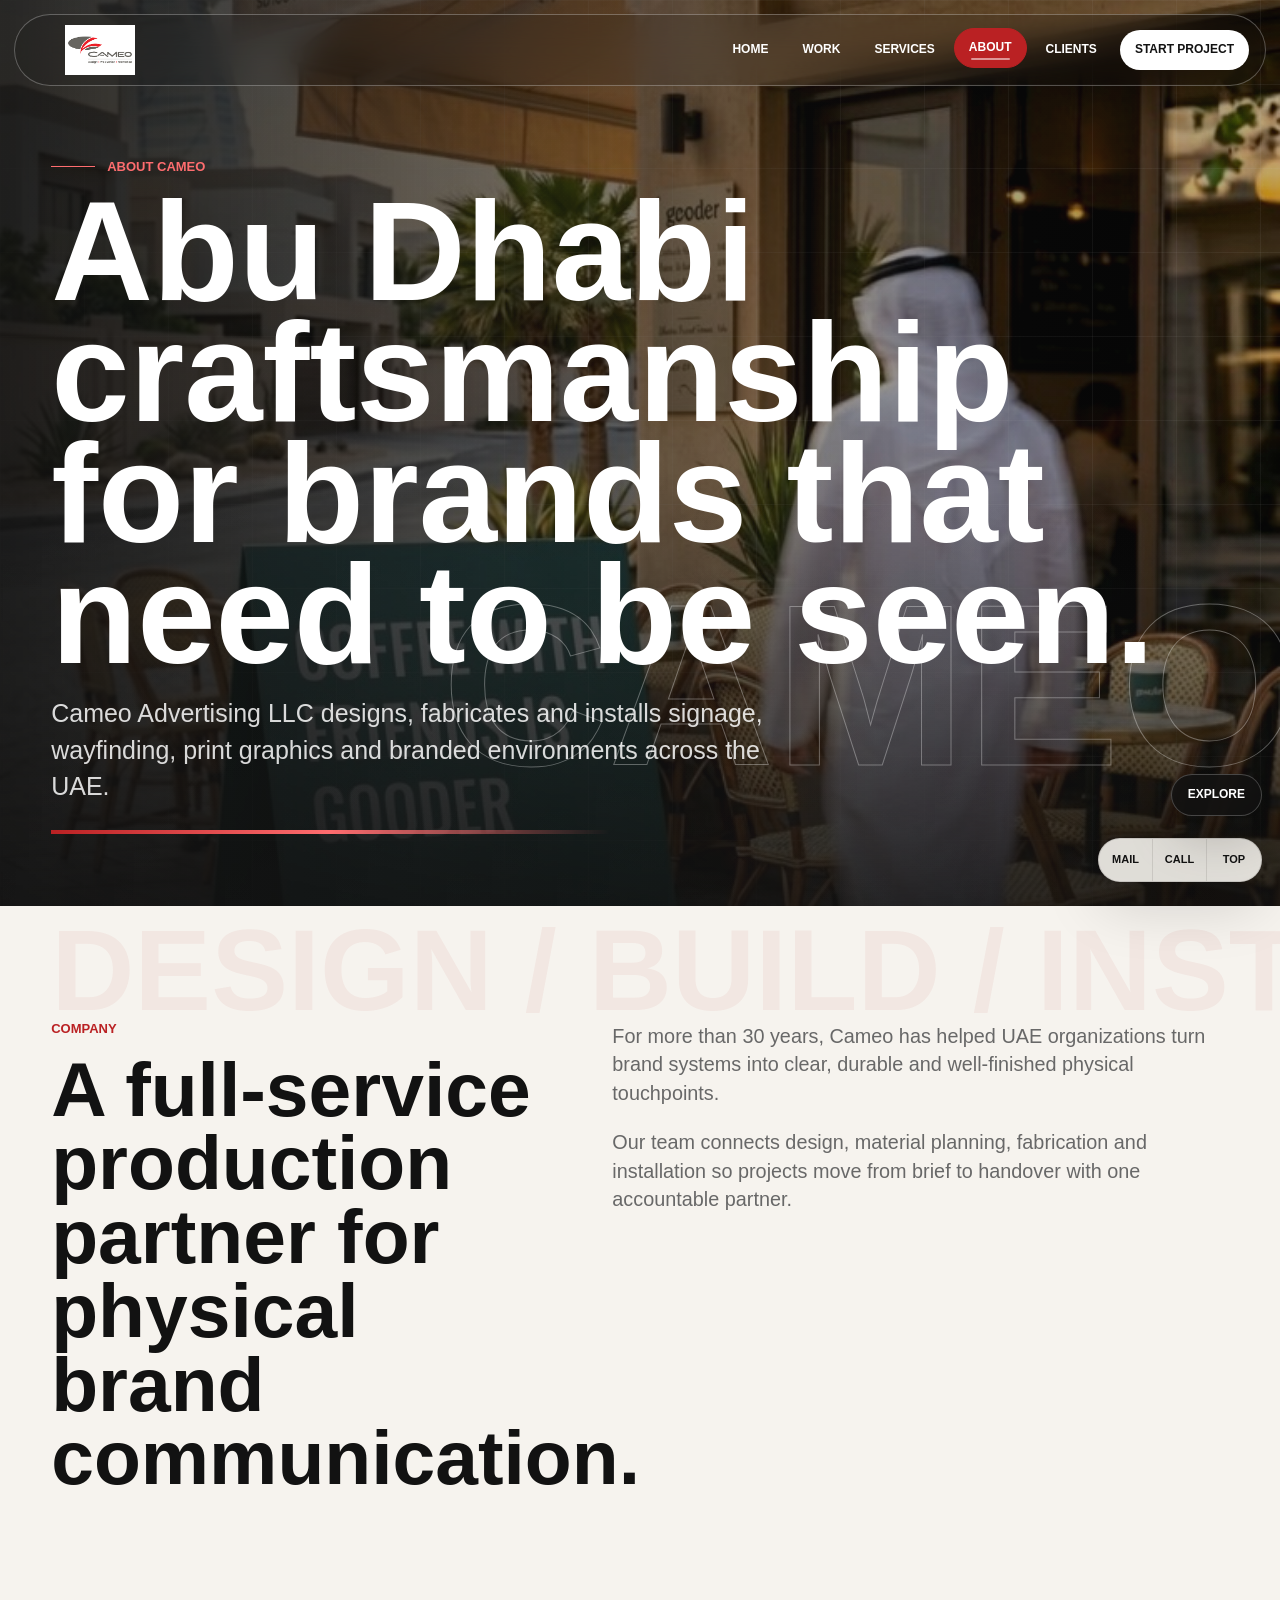
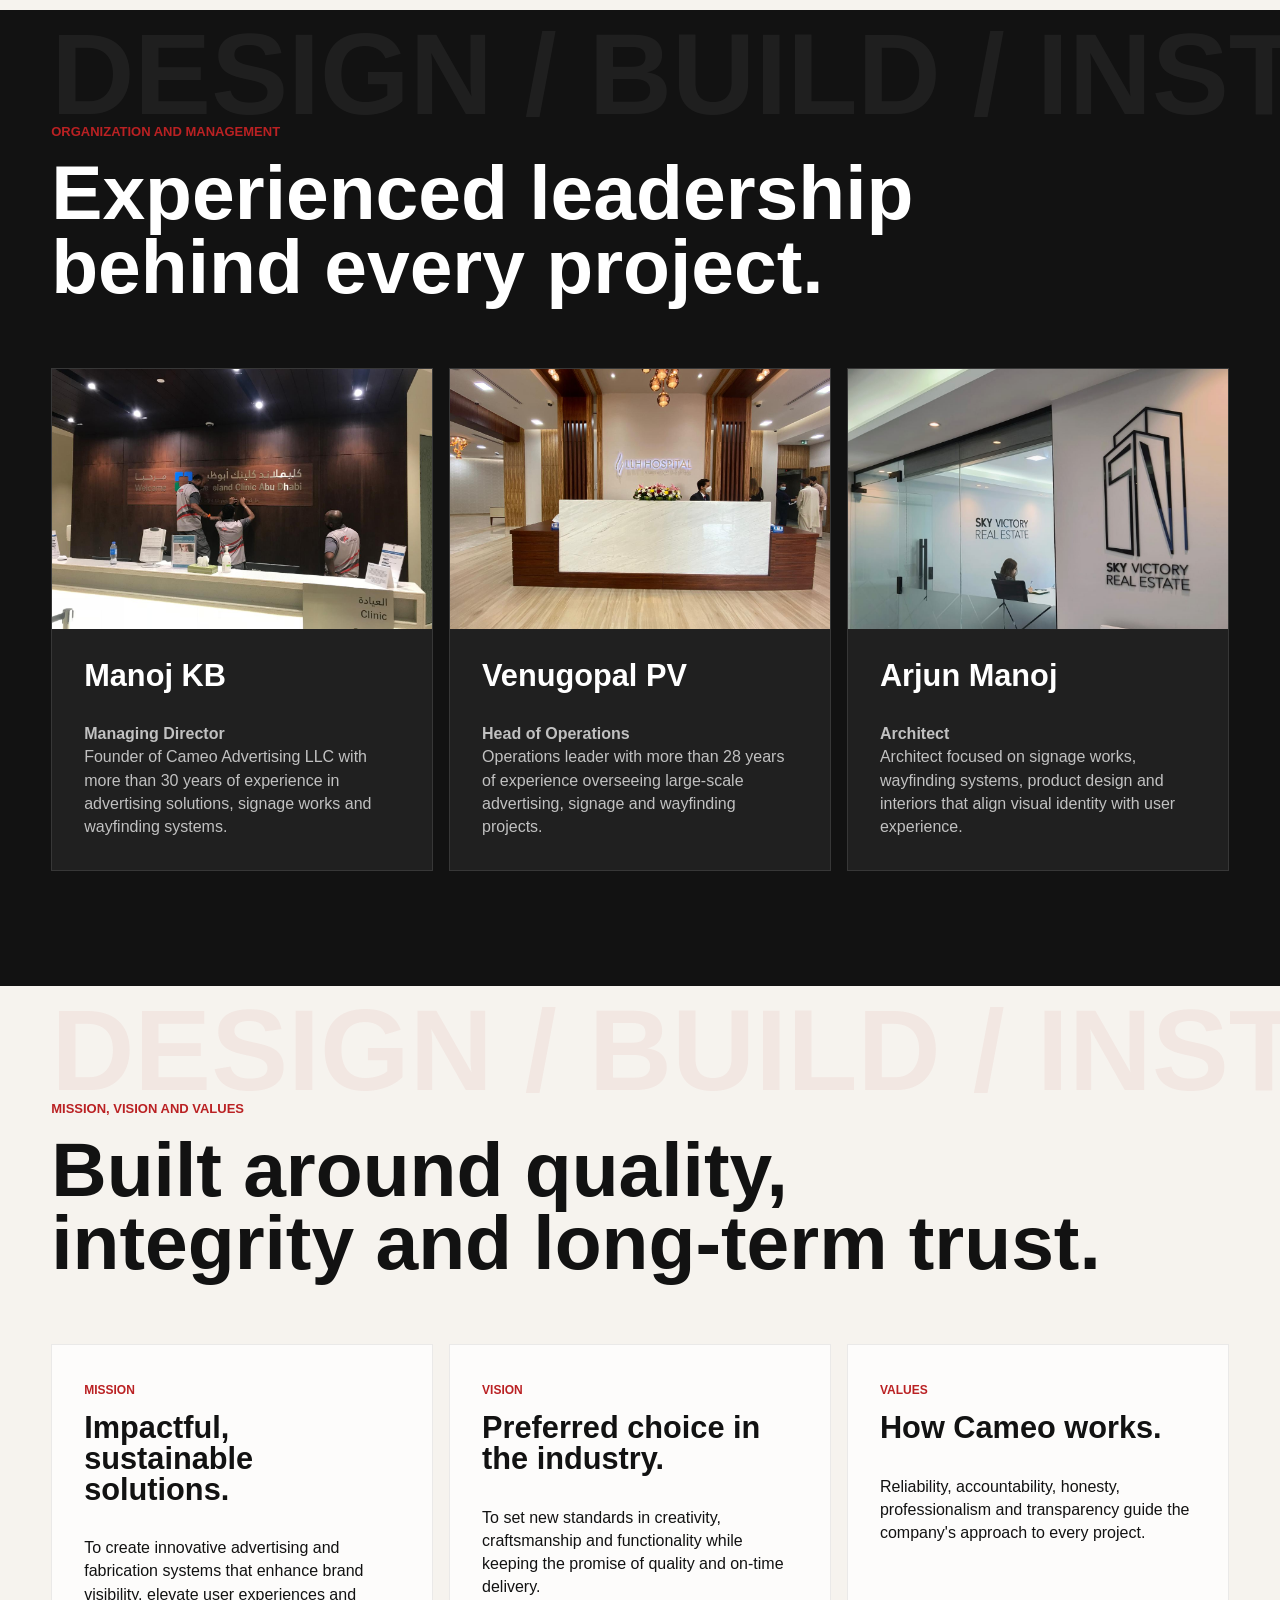
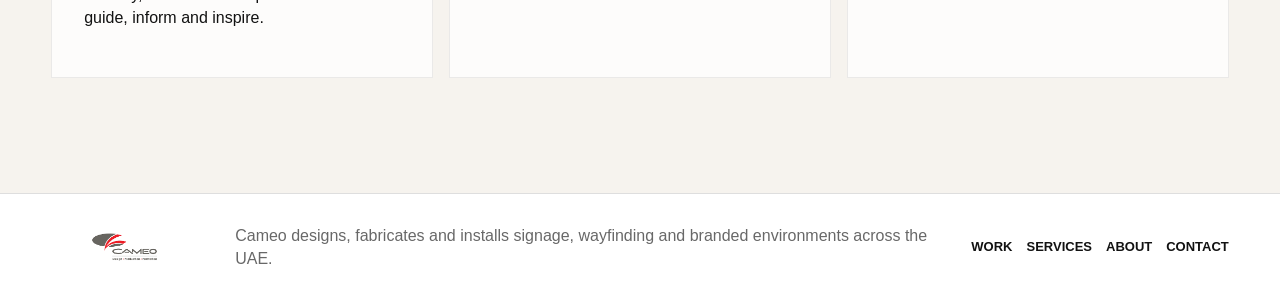
<file: about.html>
<!doctype html>
<html lang="en">
  <head>
    <meta charset="utf-8">
    <meta name="viewport" content="width=device-width, initial-scale=1">
    <title>About | Cameo Advertising LLC</title>
    <meta name="description" content="Learn about Cameo Advertising LLC, an Abu Dhabi advertising, signage and fabrication company established in 1994.">
    <link rel="preconnect" href="https://cameouae.com">
    <link rel="stylesheet" href="styles.css">
  </head>
  <body>
    <div class="preloader" data-preloader aria-hidden="true"><div class="loader-blueprint" aria-hidden="true"></div><div class="loader-scan" aria-hidden="true"></div><div class="loader-shell"><div class="loader-kicker"><span>Cameo Advertising LLC</span><span data-loader-count>00%</span></div><div class="loader-word" aria-label="Cameo"><span>C</span><span>A</span><span>M</span><span>E</span><span>O</span></div><div class="loader-specs" aria-hidden="true"><span>Design</span><span>Production</span><span>Promotion</span></div><div class="preloader-line"><span data-loader-line></span></div><p>Preparing visual systems</p></div></div>
    <div class="page-progress" data-progress aria-hidden="true"></div>
    <div class="cursor-glow" data-cursor aria-hidden="true"></div>
    <header class="site-header" data-header>
      <a class="brand" href="index.html" aria-label="Cameo home"><img src="images/brand/cameo-logo.png" alt="Cameo"></a>
      <button class="menu-button" type="button" aria-expanded="false" aria-controls="site-nav" data-menu-button><span></span><span></span><span></span><span class="sr-only">Menu</span></button>
      <nav class="site-nav" id="site-nav" data-nav><a href="index.html" data-nav-link>Home</a><a href="work.html" data-nav-link>Work</a><a href="services.html" data-nav-link>Services</a><a href="about.html" data-nav-link>About</a><a href="clients.html" data-nav-link>Clients</a><a class="nav-cta magnetic" href="contact.html" data-nav-link>Start Project</a></nav>
    </header>
    <main>
      <section class="page-hero section-dark" style="--page-image: url('images/gallery/gooder-cafe-branding-jumeirah-dubai.png')" data-theme="About">
        <div class="page-hero-inner reveal-up"><p class="eyebrow">About Cameo</p><h1>Abu Dhabi craftsmanship for brands that need to be seen.</h1><p>Cameo Advertising LLC designs, fabricates and installs signage, wayfinding, print graphics and branded environments across the UAE.</p></div>
      </section>
      <section class="page-band light">
        <div class="page-wrap page-intro-grid reveal-up">
          <div><p class="eyebrow">Company</p><h2>A full-service production partner for physical brand communication.</h2></div>
          <div class="page-copy"><p>For more than 30 years, Cameo has helped UAE organizations turn brand systems into clear, durable and well-finished physical touchpoints.</p><p>Our team connects design, material planning, fabrication and installation so projects move from brief to handover with one accountable partner.</p></div>
        </div>
      </section>
      <section class="page-band dark">
        <div class="page-wrap">
          <div class="section-heading reveal-up"><p class="eyebrow">Organization and Management</p><h2>Experienced leadership behind every project.</h2></div>
          <div class="leader-page-grid">
            <article class="leader-card"><img src="images/gallery/cleveland-clinic-reception-wall-sign.jpg" alt="Manoj KB"><div><h3>Manoj KB</h3><p><strong>Managing Director</strong></p><p>Founder of Cameo Advertising LLC with more than 30 years of experience in advertising solutions, signage works and wayfinding systems.</p></div></article>
            <article class="leader-card"><img src="images/gallery/corporate-reception-wall-logo.jpg" alt="Venugopal PV"><div><h3>Venugopal PV</h3><p><strong>Head of Operations</strong></p><p>Operations leader with more than 28 years of experience overseeing large-scale advertising, signage and wayfinding projects.</p></div></article>
            <article class="leader-card"><img src="images/gallery/ai-render-sky-victory-office-sign.jpg" alt="Arjun Manoj"><div><h3>Arjun Manoj</h3><p><strong>Architect</strong></p><p>Architect focused on signage works, wayfinding systems, product design and interiors that align visual identity with user experience.</p></div></article>
          </div>
        </div>
      </section>
      <section class="page-band light">
        <div class="page-wrap">
          <div class="section-heading reveal-up"><p class="eyebrow">Mission, Vision and Values</p><h2>Built around quality, integrity and long-term trust.</h2></div>
          <div class="values-grid">
            <article class="value-card"><span>Mission</span><h3>Impactful, sustainable solutions.</h3><p>To create innovative advertising and fabrication systems that enhance brand visibility, elevate user experiences and guide, inform and inspire.</p></article>
            <article class="value-card"><span>Vision</span><h3>Preferred choice in the industry.</h3><p>To set new standards in creativity, craftsmanship and functionality while keeping the promise of quality and on-time delivery.</p></article>
            <article class="value-card"><span>Values</span><h3>How Cameo works.</h3><p>Reliability, accountability, honesty, professionalism and transparency guide the company's approach to every project.</p></article>
          </div>
        </div>
      </section>
    </main>
    <footer class="site-footer"><a class="brand" href="index.html" aria-label="Cameo home"><img src="images/brand/cameo-logo.png" alt="Cameo"></a><p>Cameo designs, fabricates and installs signage, wayfinding and branded environments across the UAE.</p><nav aria-label="Footer navigation"><a href="work.html">Work</a><a href="services.html">Services</a><a href="about.html">About</a><a href="contact.html">Contact</a></nav></footer>
    <script src="script.js"></script>
  </body>
</html>
</file>
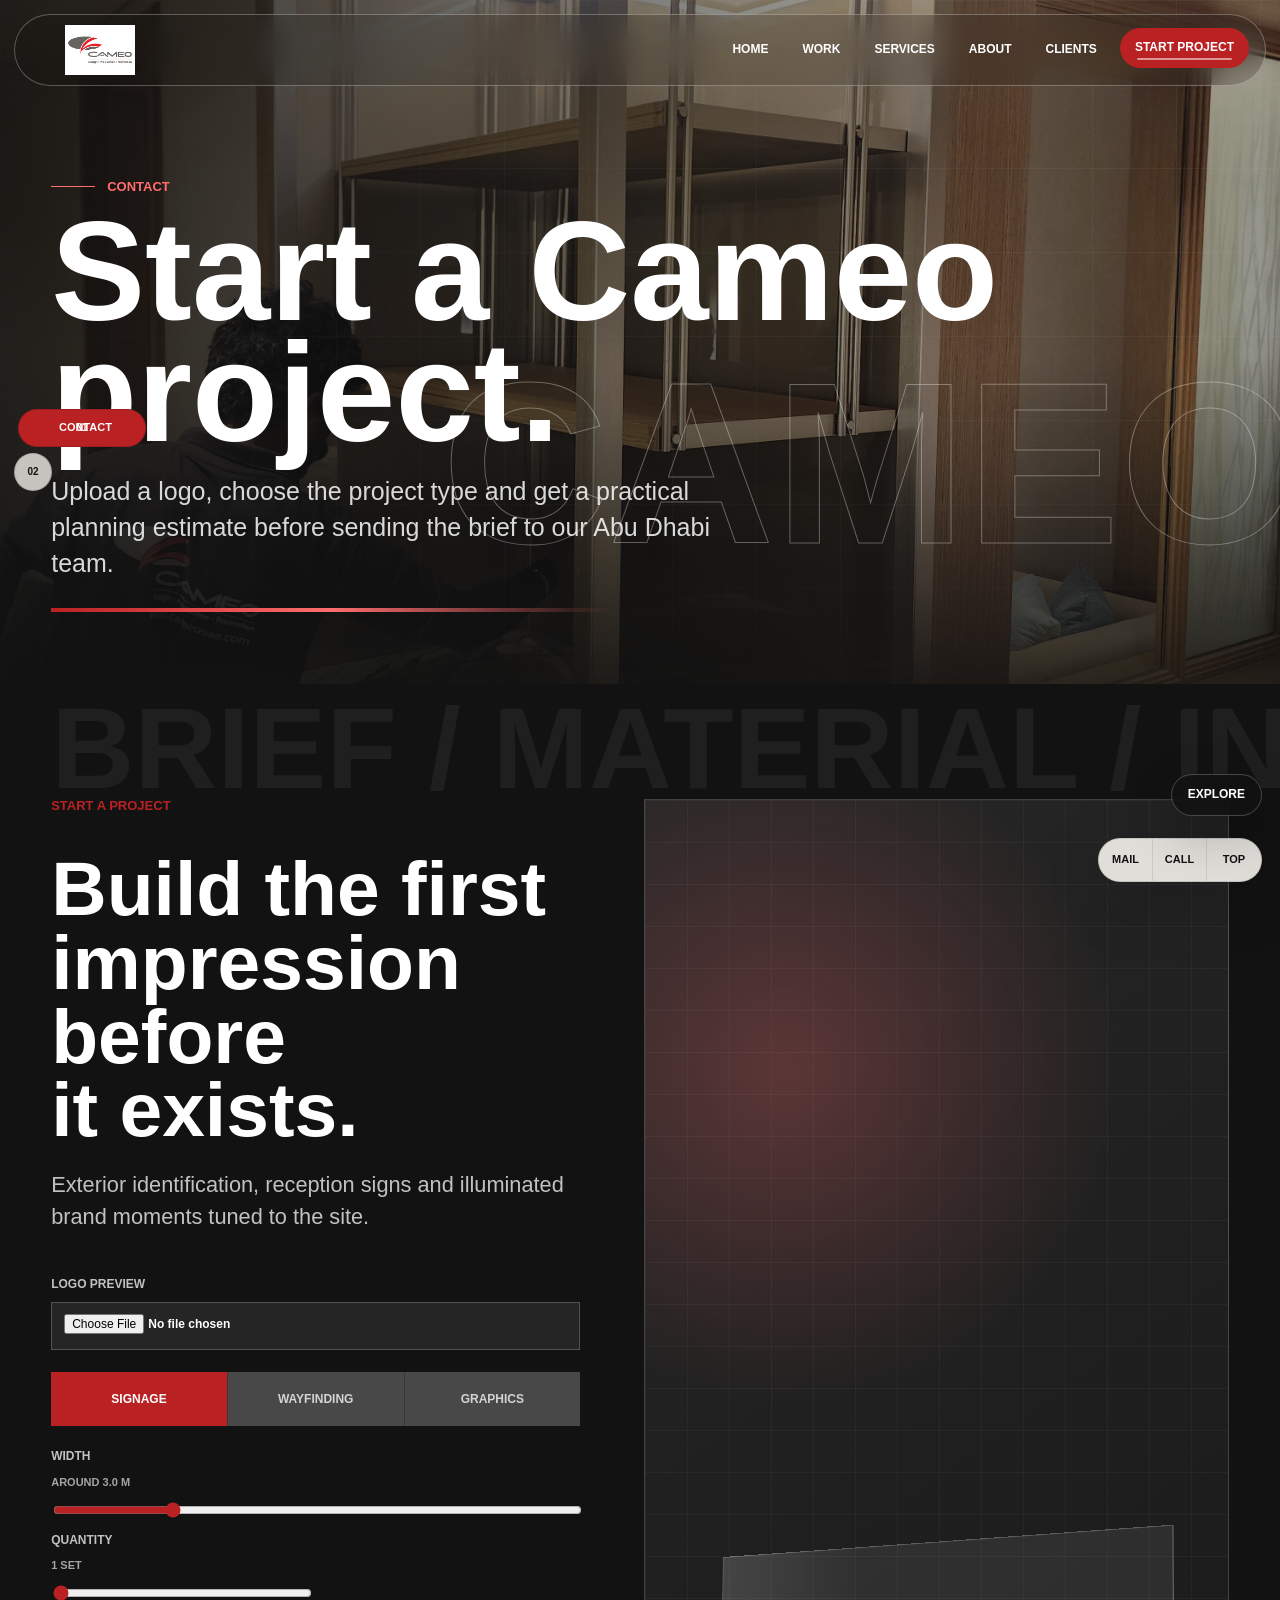
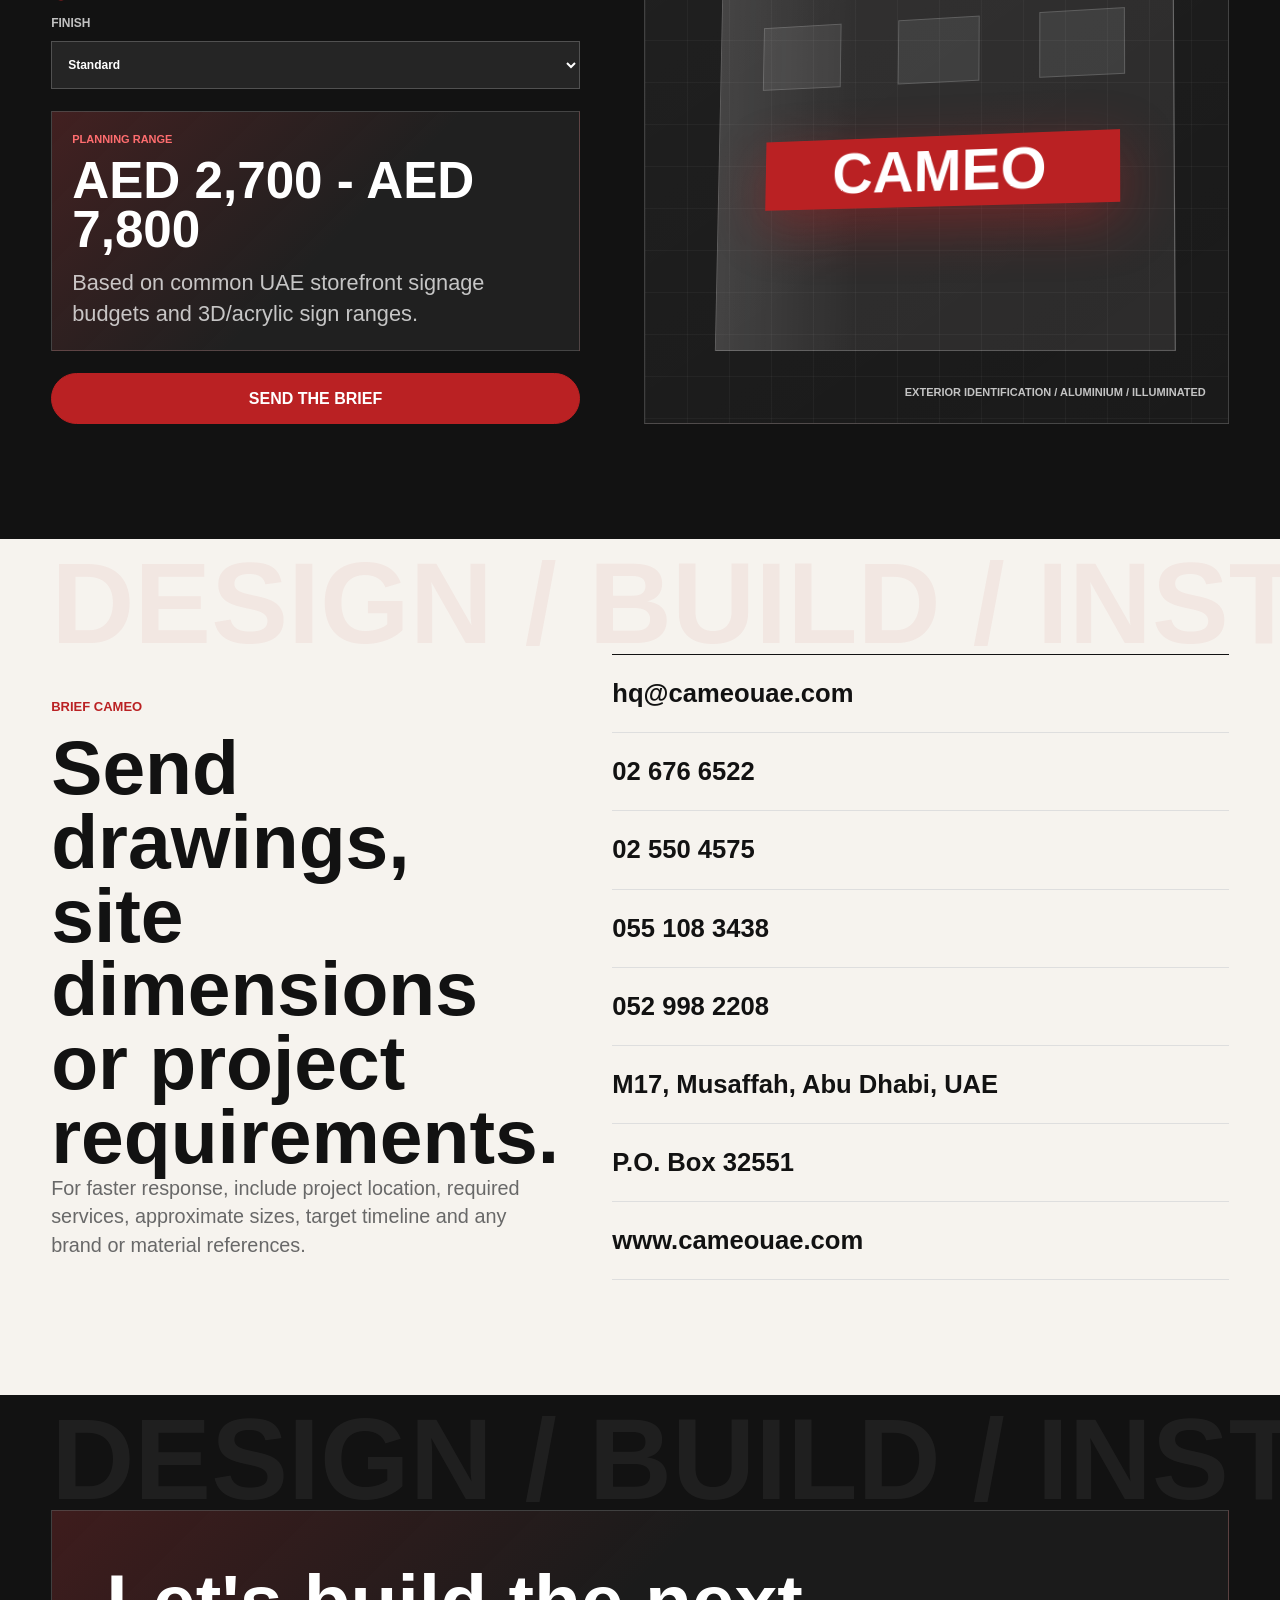
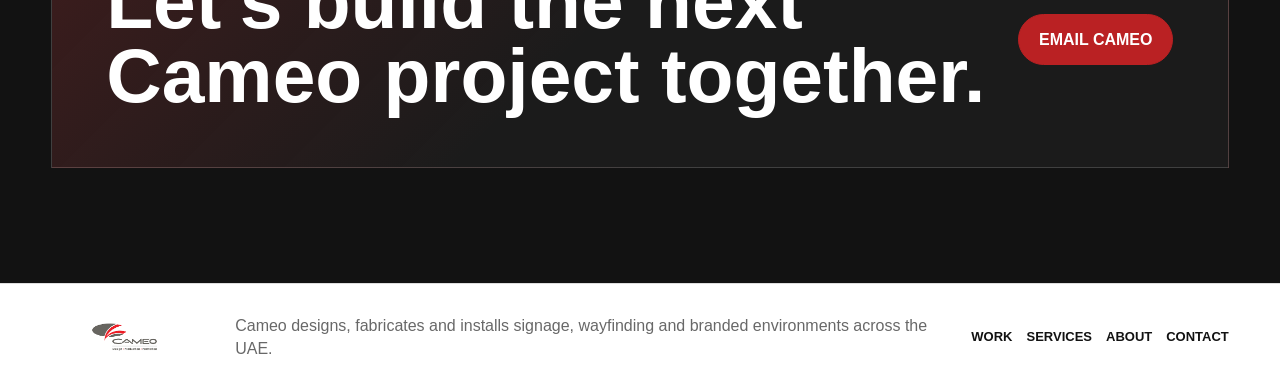
<file: contact.html>
<!doctype html>
<html lang="en">
  <head>
    <meta charset="utf-8">
    <meta name="viewport" content="width=device-width, initial-scale=1">
    <title>Contact | Cameo Advertising LLC</title>
    <meta name="description" content="Contact Cameo Advertising LLC in Musaffah, Abu Dhabi for signage, fabrication, printing, wayfinding and fit-out projects.">
    <link rel="preconnect" href="https://cameouae.com">
    <link rel="stylesheet" href="styles.css">
  </head>
  <body>
    <div class="preloader" data-preloader aria-hidden="true"><div class="loader-blueprint" aria-hidden="true"></div><div class="loader-scan" aria-hidden="true"></div><div class="loader-shell"><div class="loader-kicker"><span>Cameo Advertising LLC</span><span data-loader-count>00%</span></div><div class="loader-word" aria-label="Cameo"><span>C</span><span>A</span><span>M</span><span>E</span><span>O</span></div><div class="loader-specs" aria-hidden="true"><span>Design</span><span>Production</span><span>Promotion</span></div><div class="preloader-line"><span data-loader-line></span></div><p>Preparing visual systems</p></div></div>
    <div class="page-progress" data-progress aria-hidden="true"></div>
    <div class="cursor-glow" data-cursor aria-hidden="true"></div>
    <header class="site-header" data-header>
      <a class="brand" href="index.html" aria-label="Cameo home"><img src="images/brand/cameo-logo.png" alt="Cameo"></a>
      <button class="menu-button" type="button" aria-expanded="false" aria-controls="site-nav" data-menu-button><span></span><span></span><span></span><span class="sr-only">Menu</span></button>
      <nav class="site-nav" id="site-nav" data-nav><a href="index.html" data-nav-link>Home</a><a href="work.html" data-nav-link>Work</a><a href="services.html" data-nav-link>Services</a><a href="about.html" data-nav-link>About</a><a href="clients.html" data-nav-link>Clients</a><a class="nav-cta magnetic" href="contact.html" data-nav-link>Start Project</a></nav>
    </header>
    <main>
      <section class="page-hero section-dark" style="--page-image: url('images/gallery/interior-glass-partition-installation.jpg')" data-theme="Contact">
        <div class="page-hero-inner reveal-up"><p class="eyebrow">Contact</p><h1>Start a Cameo project.</h1><p>Upload a logo, choose the project type and get a practical planning estimate before sending the brief to our Abu Dhabi team.</p></div>
      </section>
      <section class="page-band dark project-lab-section" data-theme="Start a Project">
        <div class="page-wrap">
          <div class="project-lab estimate-lab reveal-up" data-project-visualizer>
            <div class="project-lab-copy estimate-controls">
              <p class="eyebrow">Start a Project</p>
              <h2 data-visual-title>Build the first impression before it exists.</h2>
              <p data-visual-copy>Use this quick planner for an indicative UAE market range. Final pricing depends on survey, substrate, access, permits, illumination and installation conditions.</p>
              <div class="estimate-field">
                <label for="project-logo">Logo preview</label>
                <input id="project-logo" type="file" accept="image/*" data-logo-upload>
              </div>
              <div class="visual-mode-bar" role="group" aria-label="Project type">
                <button class="active" type="button" data-project-mode="signage" aria-pressed="true">Signage</button>
                <button type="button" data-project-mode="wayfinding" aria-pressed="false">Wayfinding</button>
                <button type="button" data-project-mode="graphics" aria-pressed="false">Graphics</button>
              </div>
              <div class="estimate-grid">
                <label class="estimate-field">Width <span>Around <strong data-width-value>3.0</strong> m</span><input type="range" min="0.5" max="12" step="0.5" value="3" data-estimate-width></label>
                <label class="estimate-field">Quantity <span><strong data-quantity-value>1</strong> set</span><input type="range" min="1" max="20" step="1" value="1" data-estimate-quantity></label>
                <label class="estimate-field">Finish <select data-estimate-finish><option value="standard">Standard</option><option value="premium">Premium</option><option value="illuminated">Illuminated</option></select></label>
              </div>
              <div class="estimate-result">
                <span>Planning range</span>
                <strong data-estimate-total>AED 2,000 - 6,000</strong>
                <p data-estimate-note>Based on common UAE storefront signage budgets and 3D/acrylic sign ranges.</p>
              </div>
              <a class="button button-primary magnetic" href="mailto:hq@cameouae.com?subject=Cameo%20project%20brief">Send the brief</a>
            </div>
            <div class="project-visual-stage" aria-hidden="true">
              <div class="visual-grid"></div>
              <div class="visual-building">
                <span class="visual-window"></span><span class="visual-window"></span><span class="visual-window"></span>
                <div class="visual-sign"><span data-visual-label>CAMEO</span><img alt="" data-logo-preview></div>
                <div class="visual-wayfinder"><span>01</span><span>Reception</span><span>Studio</span></div>
                <div class="visual-vehicle"><span></span></div>
              </div>
              <div class="visual-readout"><span data-visual-readout>Exterior identification / aluminium / illuminated</span></div>
            </div>
          </div>
        </div>
      </section>
      <section class="page-band light">
        <div class="page-wrap detail-grid">
          <div><p class="eyebrow">Brief Cameo</p><h2>Send drawings, site dimensions or project requirements.</h2><p class="page-copy">For faster response, include project location, required services, approximate sizes, target timeline and any brand or material references.</p></div>
          <div class="contact-panel reveal-up">
            <a href="mailto:hq@cameouae.com">hq@cameouae.com</a>
            <a href="tel:+97126766522">02 676 6522</a>
            <a href="tel:+97125504575">02 550 4575</a>
            <a href="tel:+971551083438">055 108 3438</a>
            <a href="tel:+971529982208">052 998 2208</a>
            <p>M17, Musaffah, Abu Dhabi, UAE</p>
            <p>P.O. Box 32551</p>
            <p>www.cameouae.com</p>
          </div>
        </div>
      </section>
      <section class="page-band dark">
        <div class="cta-band">
          <h2>Let's build the next Cameo project together.</h2>
          <a class="button button-primary magnetic" href="mailto:hq@cameouae.com">Email Cameo</a>
        </div>
      </section>
    </main>
    <footer class="site-footer"><a class="brand" href="index.html" aria-label="Cameo home"><img src="images/brand/cameo-logo.png" alt="Cameo"></a><p>Cameo designs, fabricates and installs signage, wayfinding and branded environments across the UAE.</p><nav aria-label="Footer navigation"><a href="work.html">Work</a><a href="services.html">Services</a><a href="about.html">About</a><a href="contact.html">Contact</a></nav></footer>
    <script src="script.js"></script>
  </body>
</html>
</file>
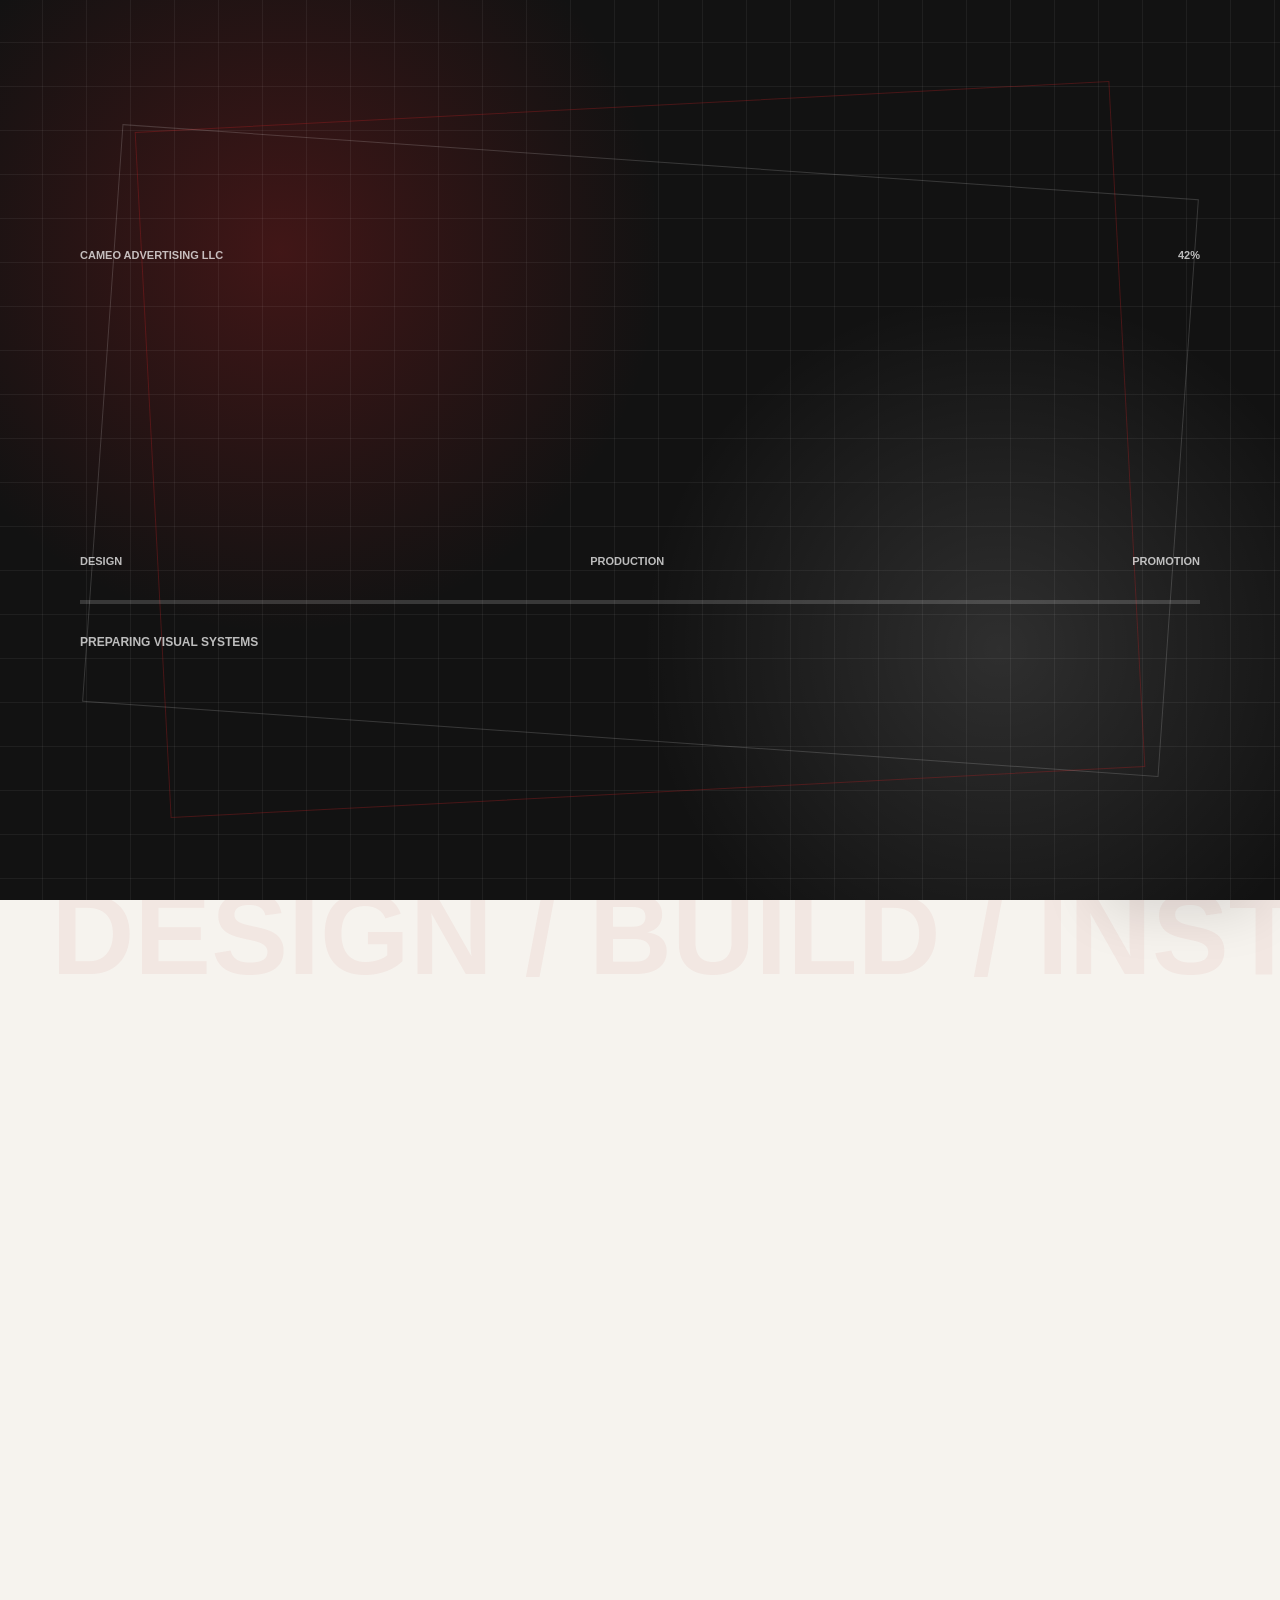
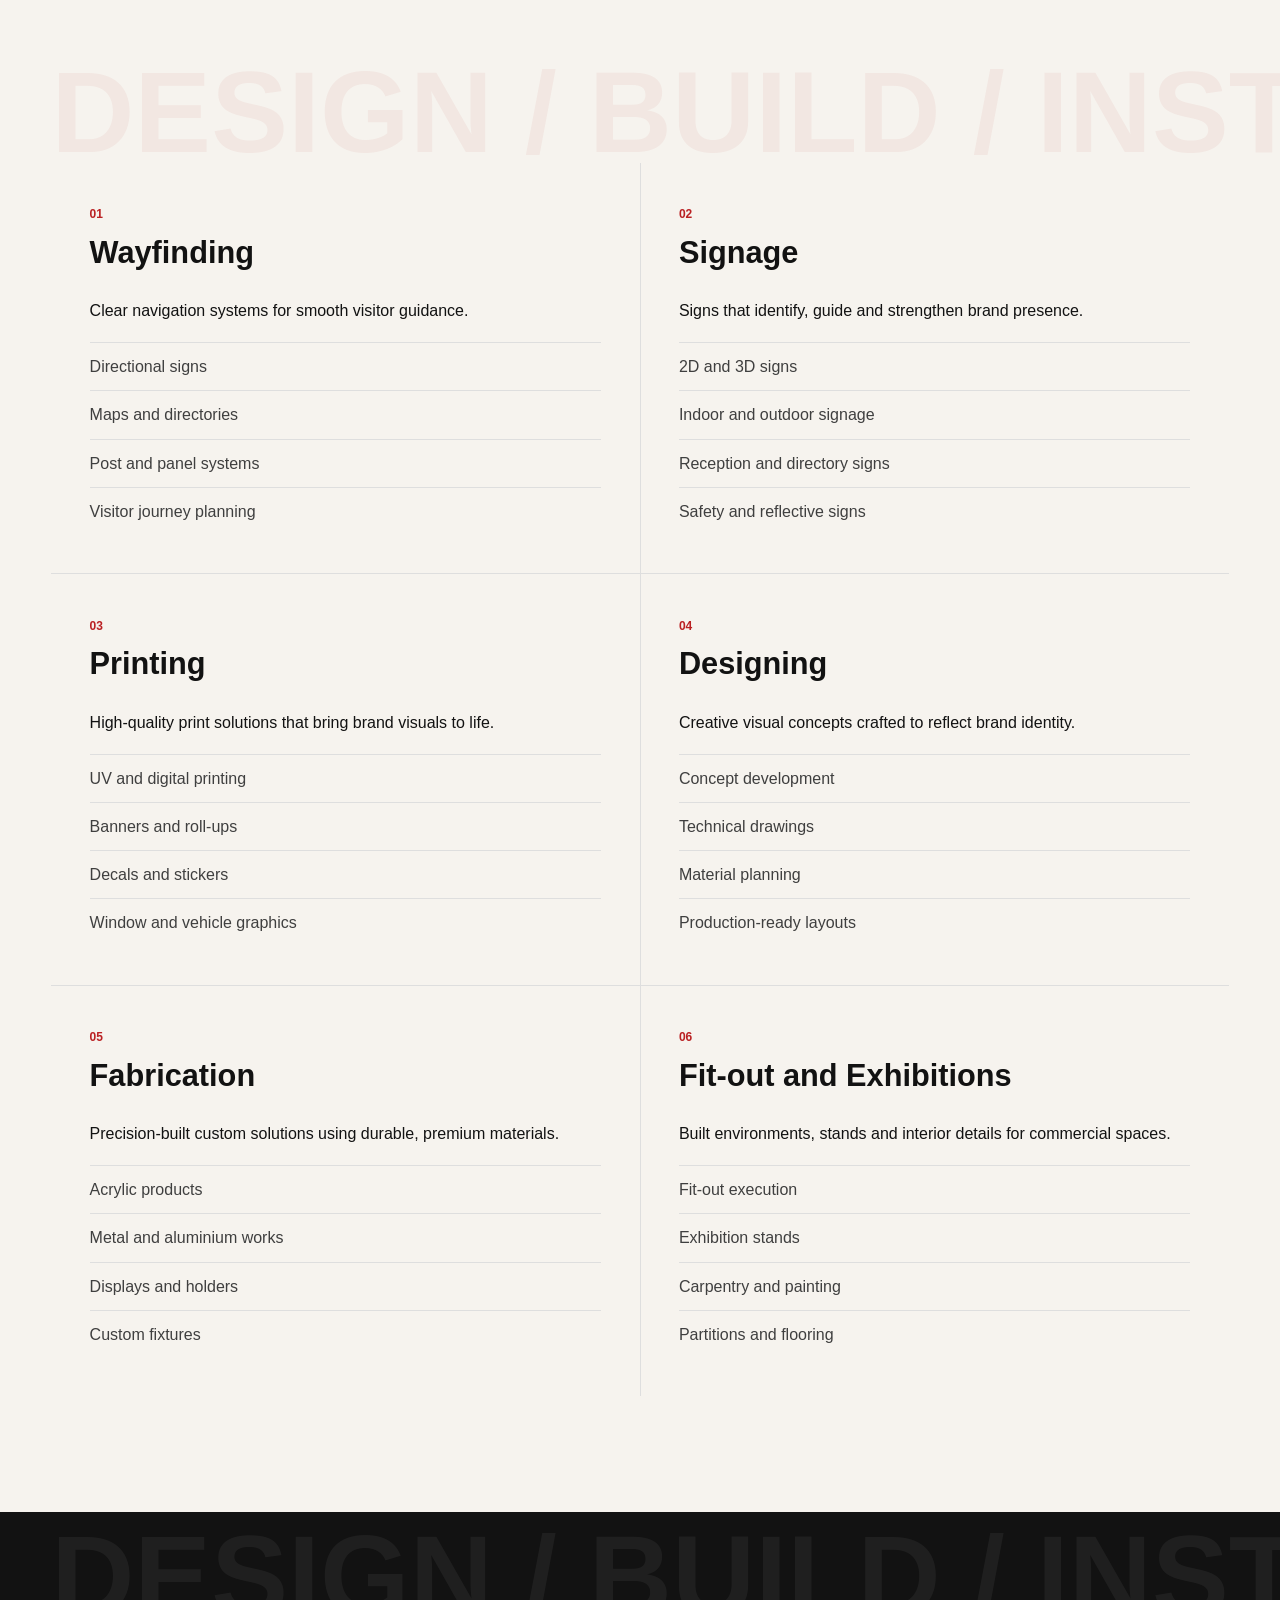
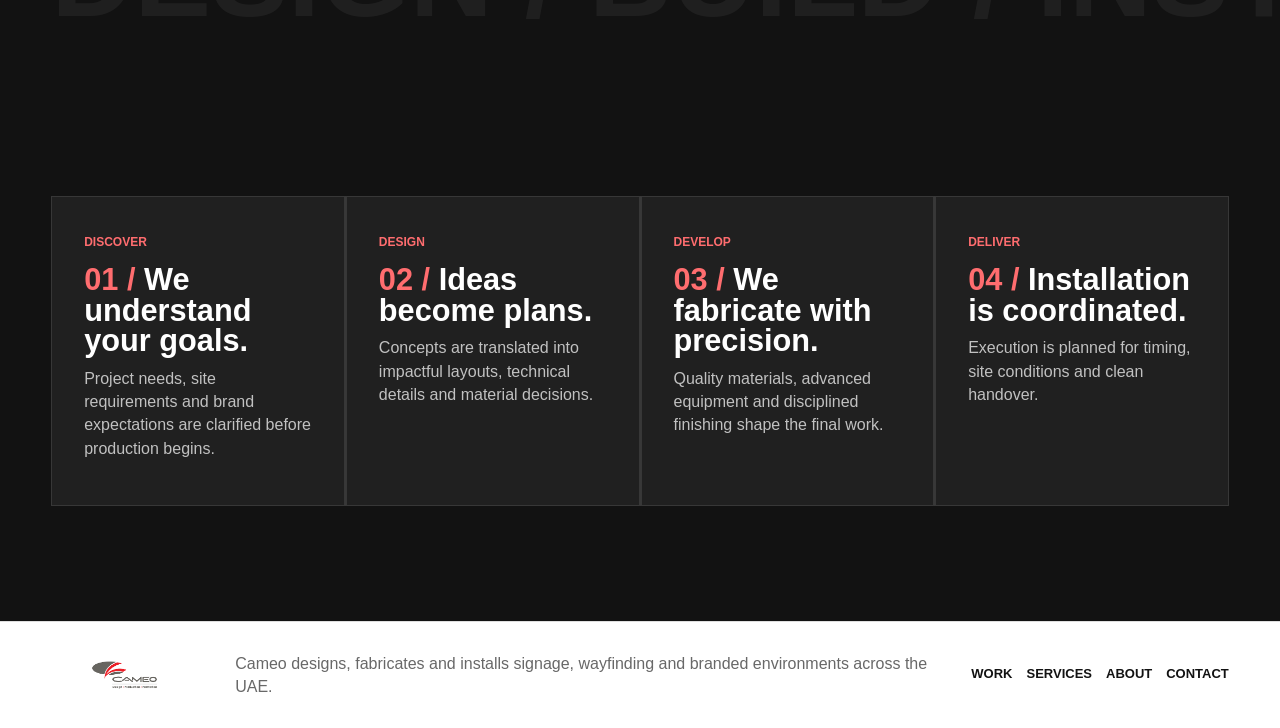
<file: service.html>
<!doctype html>
<html lang="en">
  <head>
    <meta charset="utf-8">
    <meta http-equiv="refresh" content="0; url=services.html">
    <title>Services | Cameo Advertising LLC</title>
    <link rel="canonical" href="services.html">
  </head>
  <body>
    <p><a href="services.html">Continue to Services</a></p>
  </body>
</html>
</file>
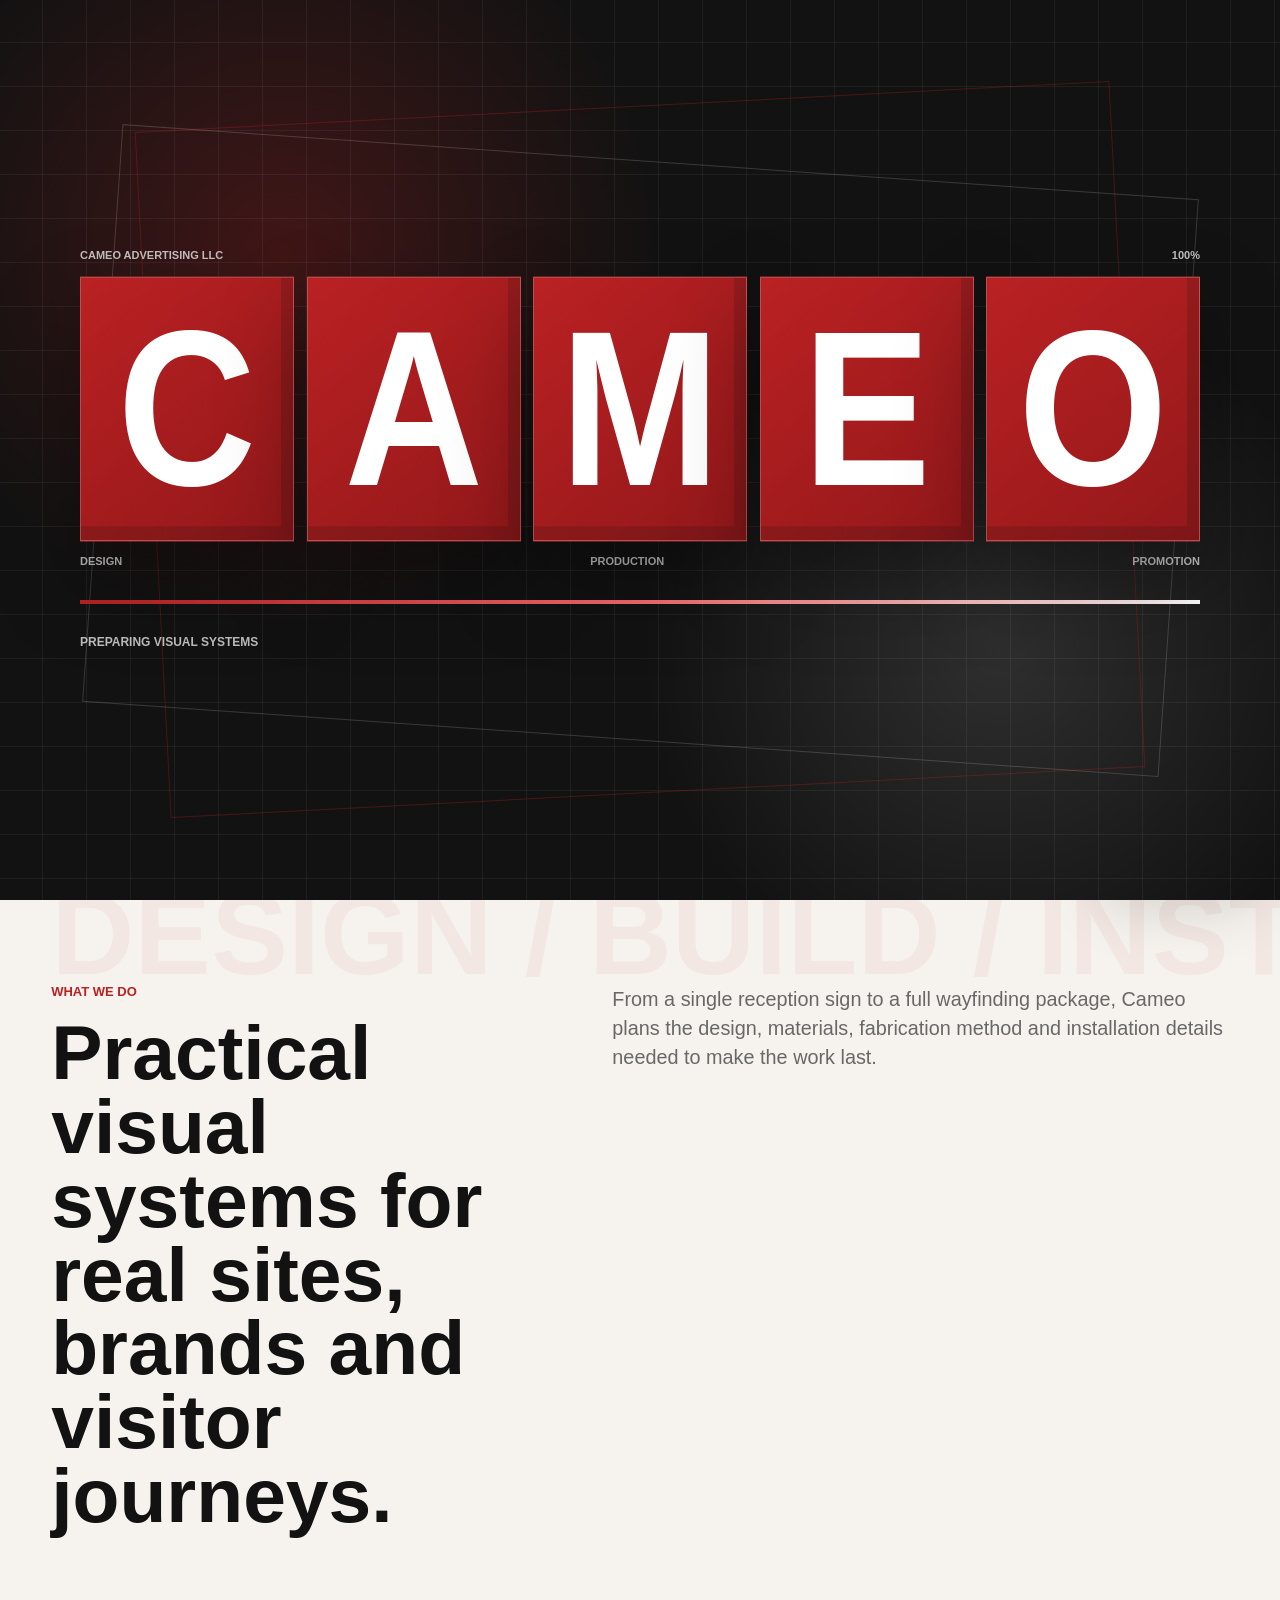
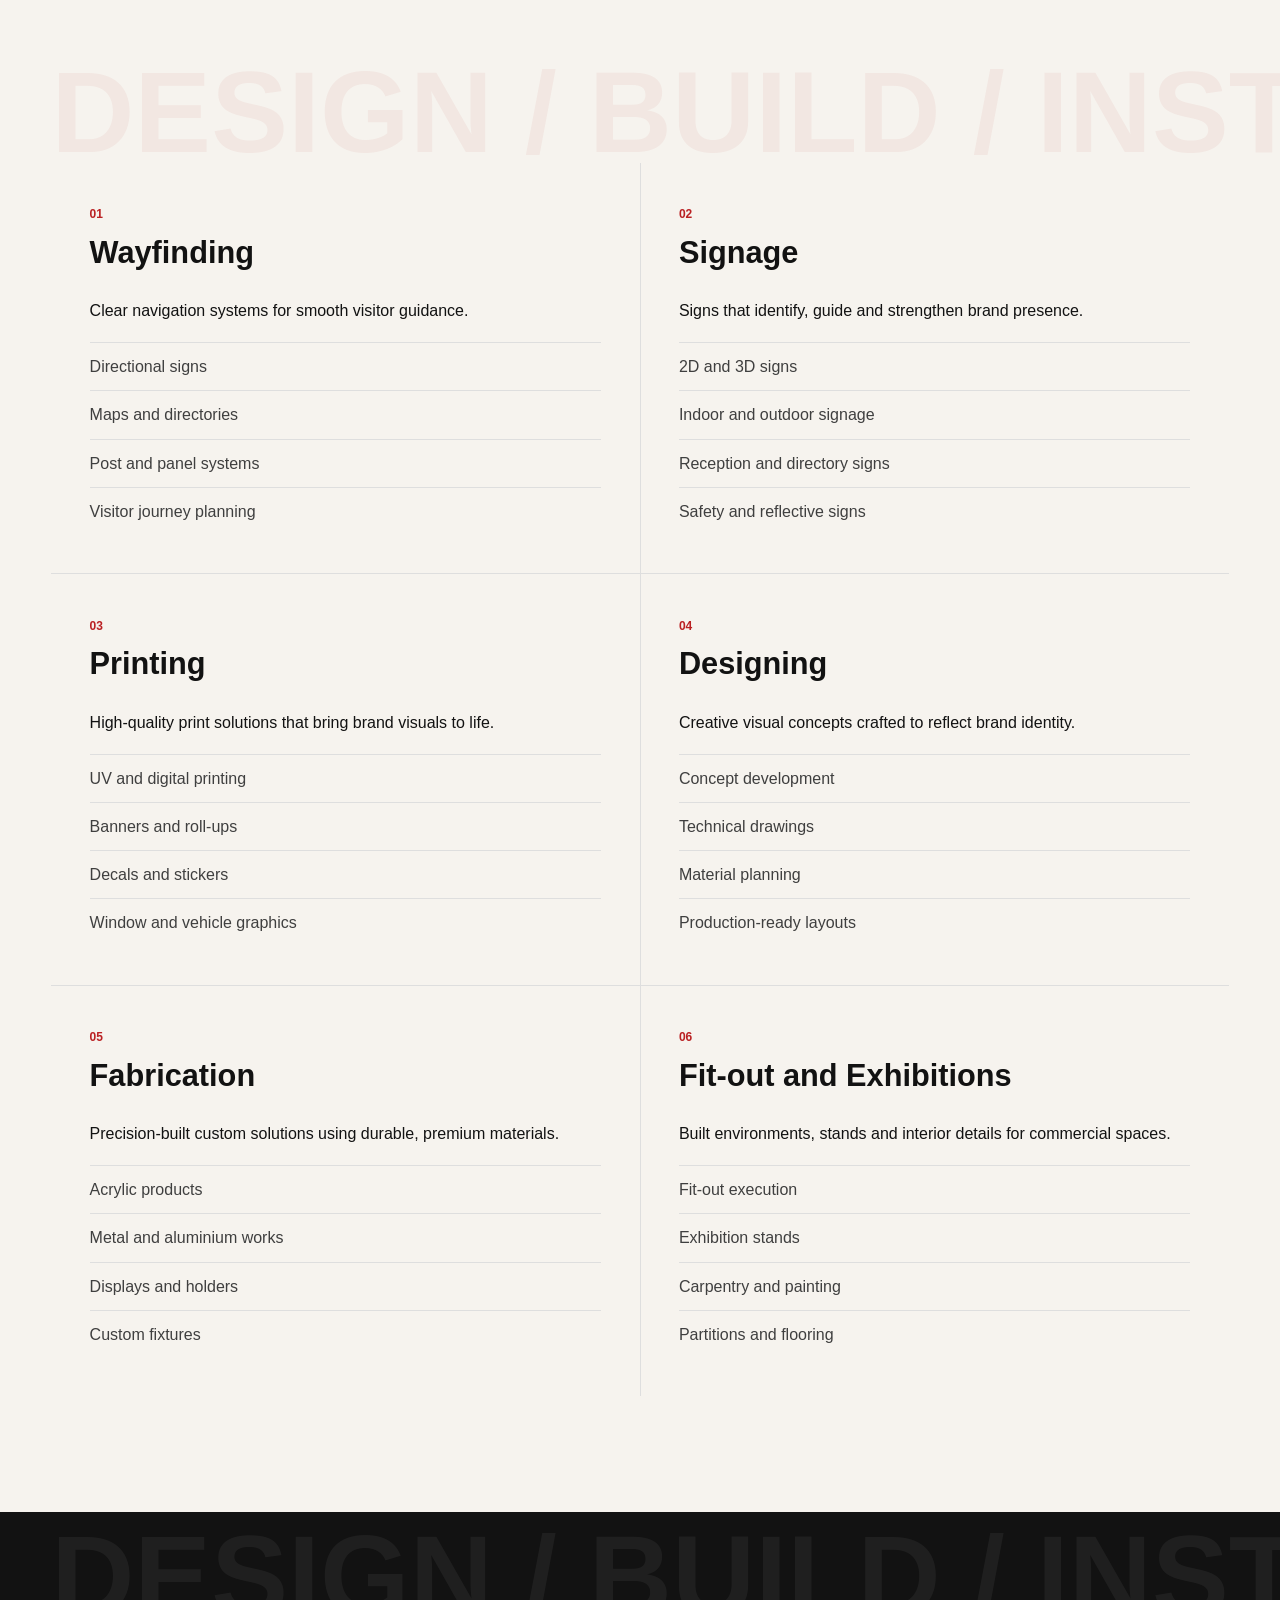
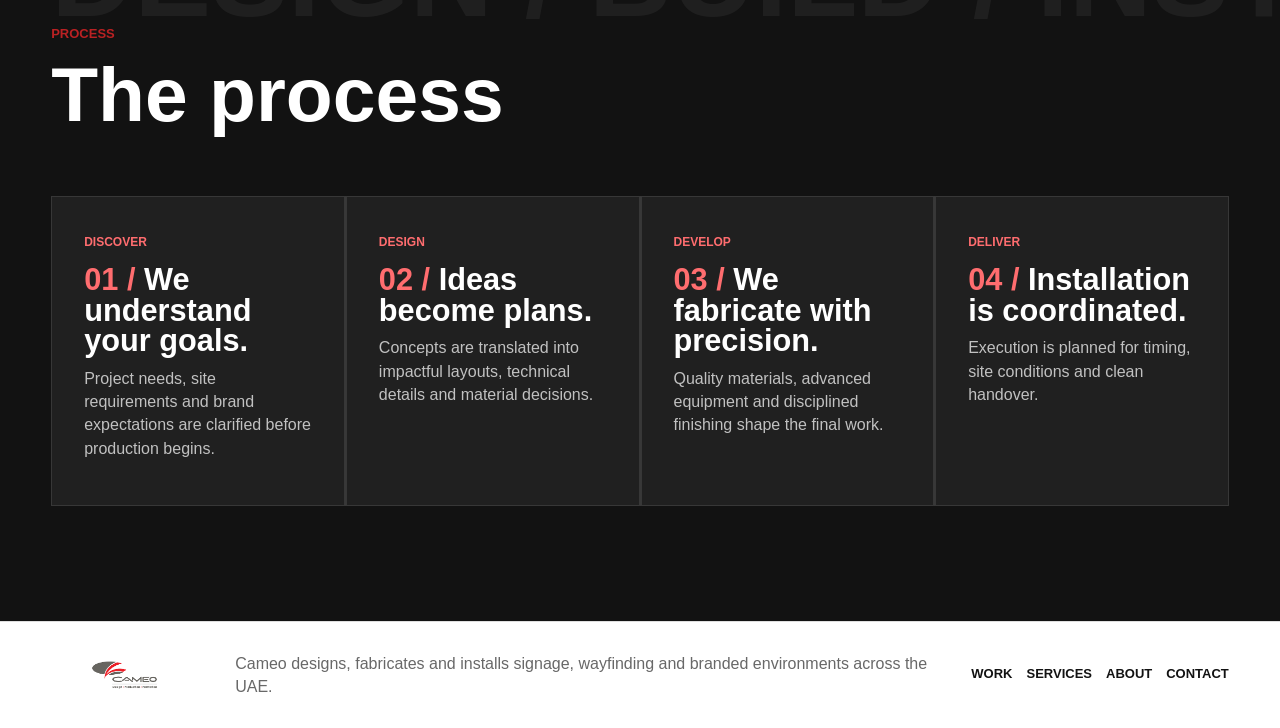
<file: services.html>
<!doctype html>
<html lang="en">
  <head>
    <meta charset="utf-8">
    <meta name="viewport" content="width=device-width, initial-scale=1">
    <title>Services | Cameo Advertising LLC</title>
    <meta name="description" content="Cameo Advertising LLC services include signage, wayfinding, printing, fabrication, designing, fit-out, exhibition stands, acrylic products and evacuation plans.">
    <link rel="preconnect" href="https://cameouae.com">
    <link rel="stylesheet" href="styles.css">
  </head>
  <body>
    <div class="preloader" data-preloader aria-hidden="true"><div class="loader-blueprint" aria-hidden="true"></div><div class="loader-scan" aria-hidden="true"></div><div class="loader-shell"><div class="loader-kicker"><span>Cameo Advertising LLC</span><span data-loader-count>00%</span></div><div class="loader-word" aria-label="Cameo"><span>C</span><span>A</span><span>M</span><span>E</span><span>O</span></div><div class="loader-specs" aria-hidden="true"><span>Design</span><span>Production</span><span>Promotion</span></div><div class="preloader-line"><span data-loader-line></span></div><p>Preparing visual systems</p></div></div>
    <div class="page-progress" data-progress aria-hidden="true"></div>
    <div class="cursor-glow" data-cursor aria-hidden="true"></div>
    <header class="site-header" data-header>
      <a class="brand" href="index.html" aria-label="Cameo home"><img src="images/brand/cameo-logo.png" alt="Cameo"></a>
      <button class="menu-button" type="button" aria-expanded="false" aria-controls="site-nav" data-menu-button><span></span><span></span><span></span><span class="sr-only">Menu</span></button>
      <nav class="site-nav" id="site-nav" data-nav>
        <a href="index.html" data-nav-link>Home</a><a href="work.html" data-nav-link>Work</a><a href="services.html" data-nav-link>Services</a><a href="about.html" data-nav-link>About</a><a href="clients.html" data-nav-link>Clients</a><a class="nav-cta magnetic" href="contact.html" data-nav-link>Start Project</a>
      </nav>
    </header>
    <main>
      <section class="page-hero section-dark" style="--page-image: url('images/gallery/oce-arizona-flatbed-printer.png')" data-theme="Services">
        <div class="page-hero-inner reveal-up">
          <p class="eyebrow">Services</p>
          <h1>Signage, graphics and fabrication built under one roof.</h1>
          <p>Cameo supports projects from concept and technical design through material selection, production, finishing and installation.</p>
        </div>
      </section>
      <section class="page-band light">
        <div class="page-wrap">
          <div class="page-intro-grid reveal-up">
            <div><p class="eyebrow">What We Do</p><h2>Practical visual systems for real sites, brands and visitor journeys.</h2></div>
            <div class="page-copy"><p>From a single reception sign to a full wayfinding package, Cameo plans the design, materials, fabrication method and installation details needed to make the work last.</p></div>
          </div>
        </div>
      </section>
      <section class="page-band light">
        <div class="page-wrap service-detail-grid">
          <article class="service-detail"><span>01</span><h3>Wayfinding</h3><p>Clear navigation systems for smooth visitor guidance.</p><ul><li>Directional signs</li><li>Maps and directories</li><li>Post and panel systems</li><li>Visitor journey planning</li></ul></article>
          <article class="service-detail"><span>02</span><h3>Signage</h3><p>Signs that identify, guide and strengthen brand presence.</p><ul><li>2D and 3D signs</li><li>Indoor and outdoor signage</li><li>Reception and directory signs</li><li>Safety and reflective signs</li></ul></article>
          <article class="service-detail"><span>03</span><h3>Printing</h3><p>High-quality print solutions that bring brand visuals to life.</p><ul><li>UV and digital printing</li><li>Banners and roll-ups</li><li>Decals and stickers</li><li>Window and vehicle graphics</li></ul></article>
          <article class="service-detail"><span>04</span><h3>Designing</h3><p>Creative visual concepts crafted to reflect brand identity.</p><ul><li>Concept development</li><li>Technical drawings</li><li>Material planning</li><li>Production-ready layouts</li></ul></article>
          <article class="service-detail"><span>05</span><h3>Fabrication</h3><p>Precision-built custom solutions using durable, premium materials.</p><ul><li>Acrylic products</li><li>Metal and aluminium works</li><li>Displays and holders</li><li>Custom fixtures</li></ul></article>
          <article class="service-detail"><span>06</span><h3>Fit-out and Exhibitions</h3><p>Built environments, stands and interior details for commercial spaces.</p><ul><li>Fit-out execution</li><li>Exhibition stands</li><li>Carpentry and painting</li><li>Partitions and flooring</li></ul></article>
        </div>
      </section>
      <section class="page-band dark">
        <div class="page-wrap">
          <div class="section-heading reveal-up"><p class="eyebrow">Process</p><h2>The process</h2></div>
          <div class="timeline-grid">
            <article class="timeline-card"><span>Discover</span><h3>We understand your goals.</h3><p>Project needs, site requirements and brand expectations are clarified before production begins.</p></article>
            <article class="timeline-card"><span>Design</span><h3>Ideas become plans.</h3><p>Concepts are translated into impactful layouts, technical details and material decisions.</p></article>
            <article class="timeline-card"><span>Develop</span><h3>We fabricate with precision.</h3><p>Quality materials, advanced equipment and disciplined finishing shape the final work.</p></article>
            <article class="timeline-card"><span>Deliver</span><h3>Installation is coordinated.</h3><p>Execution is planned for timing, site conditions and clean handover.</p></article>
          </div>
        </div>
      </section>
    </main>
    <footer class="site-footer"><a class="brand" href="index.html" aria-label="Cameo home"><img src="images/brand/cameo-logo.png" alt="Cameo"></a><p>Cameo designs, fabricates and installs signage, wayfinding and branded environments across the UAE.</p><nav aria-label="Footer navigation"><a href="work.html">Work</a><a href="services.html">Services</a><a href="about.html">About</a><a href="contact.html">Contact</a></nav></footer>
    <script src="script.js"></script>
  </body>
</html>
</file>
<file: styles.css>
:root {
  --red: #ba2123;
  --red-dark: #8f1719;
  --red-soft: #ff6d6f;
  --ink: #121212;
  --charcoal: #1d1f20;
  --muted: #686868;
  --line: #dedede;
  --paper: #f6f3ee;
  --white: #ffffff;
  --max: 1440px;
  --gutter: clamp(18px, 4vw, 64px);
  --ease: cubic-bezier(0.16, 1, 0.3, 1);
  --ease-spring: cubic-bezier(0.2, 1.35, 0.34, 1);
}

* {
  box-sizing: border-box;
}

html {
  scroll-behavior: smooth;
}

body {
  margin: 0;
  background: var(--paper);
  color: var(--ink);
  font-family: Arial, Helvetica, sans-serif;
  font-size: 16px;
  line-height: 1.45;
  overflow-x: hidden;
  accent-color: var(--red);
}

body.menu-open {
  overflow: hidden;
}

body.loading {
  overflow: hidden;
}

main,
.site-footer {
  position: relative;
  z-index: 1;
}

img {
  display: block;
  max-width: 100%;
}

a {
  color: inherit;
  text-decoration: none;
}

button {
  font: inherit;
}

:focus-visible {
  outline: 2px solid var(--red-soft);
  outline-offset: 4px;
}

.preloader {
  position: fixed;
  z-index: 100;
  inset: 0;
  display: grid;
  place-items: center;
  background: var(--ink);
  color: var(--white);
  overflow: hidden;
  transition: transform 900ms var(--ease), opacity 900ms var(--ease), visibility 900ms var(--ease);
}

.preloader.done {
  transform: translateY(-100%) scale(1.02);
  opacity: 0;
  visibility: hidden;
}

.loader-blueprint {
  position: absolute;
  inset: -2px;
  background:
    linear-gradient(rgba(255, 255, 255, 0.055) 1px, transparent 1px),
    linear-gradient(90deg, rgba(255, 255, 255, 0.055) 1px, transparent 1px),
    radial-gradient(circle at 22% 28%, rgba(186, 33, 35, 0.28), transparent 32%),
    radial-gradient(circle at 78% 72%, rgba(255, 255, 255, 0.12), transparent 30%),
    var(--ink);
  background-size: 44px 44px, 44px 44px, auto, auto, auto;
  transform: translate3d(var(--loader-grid-x, 0), var(--loader-grid-y, 0), 0);
  animation: blueprintDrift 5400ms linear infinite;
}

.loader-blueprint::before,
.loader-blueprint::after {
  content: "";
  position: absolute;
  inset: 12%;
  border: 1px solid rgba(186, 33, 35, 0.32);
  transform: rotate(-3deg);
}

.loader-blueprint::after {
  inset: 18% 8%;
  border-color: rgba(255, 255, 255, 0.16);
  transform: rotate(4deg);
}

.loader-scan {
  position: absolute;
  inset: 0;
  background: linear-gradient(90deg, transparent, rgba(255, 255, 255, 0.16), transparent);
  width: 34vw;
  transform: translateX(-120vw) skewX(-14deg);
  animation: loaderScan 1800ms var(--ease) infinite;
  mix-blend-mode: screen;
}

.loader-shell {
  position: relative;
  z-index: 1;
  width: min(1120px, calc(100% - 36px));
  display: grid;
  gap: clamp(18px, 3vw, 30px);
}

.loader-kicker,
.loader-specs {
  display: flex;
  justify-content: space-between;
  gap: 16px;
  color: rgba(255, 255, 255, 0.72);
  font-size: 11px;
  font-weight: 900;
  text-transform: uppercase;
}

.loader-word {
  display: grid;
  grid-template-columns: repeat(5, minmax(0, 1fr));
  gap: clamp(5px, 1vw, 14px);
}

.loader-word span {
  min-height: clamp(96px, 18vw, 230px);
  display: grid;
  place-items: center;
  border: 1px solid rgba(255, 255, 255, 0.22);
  background:
    linear-gradient(145deg, rgba(186, 33, 35, 0.98), rgba(143, 23, 25, 0.9)),
    var(--red);
  box-shadow: 0 34px 80px rgba(0, 0, 0, 0.34), inset -12px -12px 0 rgba(18, 18, 18, 0.16);
  font-size: clamp(68px, 15vw, 210px);
  font-weight: 900;
  line-height: 0.78;
  letter-spacing: 0;
  transform: translateY(40px) rotate(-5deg) scaleY(1.15);
  opacity: 0;
  animation: loaderLetterIn 900ms var(--ease-spring) forwards, loaderLetterFloat 2200ms ease-in-out infinite;
}

.loader-word span:nth-child(2) {
  animation-delay: 90ms, 900ms;
}

.loader-word span:nth-child(3) {
  animation-delay: 180ms, 1000ms;
}

.loader-word span:nth-child(4) {
  animation-delay: 270ms, 1100ms;
}

.loader-word span:nth-child(5) {
  animation-delay: 360ms, 1200ms;
}

.preloader-line {
  width: 100%;
  height: 4px;
  overflow: hidden;
  background: rgba(255, 255, 255, 0.16);
}

.preloader-line span {
  display: block;
  width: var(--loader-progress, 0%);
  height: 100%;
  background: linear-gradient(90deg, var(--red), var(--red-soft), var(--white));
  transform-origin: left;
  transition: width 120ms linear;
}

.preloader p {
  margin: 0;
  color: rgba(255, 255, 255, 0.72);
  font-size: 12px;
  font-weight: 900;
  text-transform: uppercase;
}

@keyframes loaderLetterIn {
  from {
    opacity: 0;
    transform: translateY(40px) rotate(-5deg) scaleY(1.22);
  }
  to {
    opacity: 1;
    transform: translateY(0) rotate(0deg) scaleY(1.15);
  }
}

@keyframes loaderLetterFloat {
  50% {
    transform: translateY(-8px) rotate(0.7deg) scaleY(1.15);
  }
}

@keyframes blueprintDrift {
  to {
    background-position: 44px 44px, 44px 44px, center, center, center;
  }
}

@keyframes loaderScan {
  to {
    transform: translateX(140vw) skewX(-14deg);
  }
}

.page-progress {
  position: fixed;
  z-index: 60;
  top: 0;
  left: 0;
  width: 100%;
  height: 3px;
  background: var(--red);
  transform: scaleX(0);
  transform-origin: left;
}

.cursor-glow {
  position: fixed;
  z-index: 55;
  left: 0;
  top: 0;
  width: 220px;
  height: 220px;
  border-radius: 50%;
  pointer-events: none;
  background: radial-gradient(circle, rgba(186, 33, 35, 0.14), rgba(186, 33, 35, 0) 66%);
  opacity: 0;
  mix-blend-mode: multiply;
  transform: translate3d(-50%, -50%, 0);
  transition: opacity 180ms ease;
}

.ambient-field {
  position: fixed;
  z-index: 0;
  inset: 0;
  pointer-events: none;
  overflow: hidden;
}

.ambient-field span {
  position: absolute;
  width: 34vw;
  aspect-ratio: 1;
  border: 1px solid rgba(186, 33, 35, 0.18);
  opacity: 0.28;
  transform: translate3d(var(--ambient-x, 0), var(--ambient-y, 0), 0) rotate(22deg);
  animation: ambientSpin 20s linear infinite;
}

.ambient-field span:nth-child(1) {
  left: -18vw;
  top: 22vh;
}

.ambient-field span:nth-child(2) {
  right: -20vw;
  top: 62vh;
  width: 42vw;
  animation-duration: 28s;
  animation-direction: reverse;
}

.ambient-field span:nth-child(3) {
  left: 42vw;
  top: -24vw;
  width: 28vw;
  border-color: rgba(18, 18, 18, 0.1);
  animation-duration: 24s;
}

@keyframes ambientSpin {
  to {
    transform: translate3d(var(--ambient-x, 0), var(--ambient-y, 0), 0) rotate(382deg);
  }
}

.scroll-backdrop {
  position: fixed;
  z-index: 0;
  inset: 0;
  pointer-events: none;
  overflow: hidden;
  opacity: 0.12;
}

.backdrop-frame {
  position: absolute;
  right: clamp(-90px, -4vw, -20px);
  top: 18vh;
  width: min(34vw, 440px);
  aspect-ratio: 0.74;
  border: 1px solid rgba(186, 33, 35, 0.5);
  transform: rotate(var(--backdrop-rotate, -8deg)) translate3d(0, calc(var(--backdrop-y, 0) + var(--scroll-speed, 0px)), 0);
  transition: transform 700ms var(--ease), border-color 400ms ease;
}

.backdrop-frame img {
  width: 100%;
  height: 100%;
  object-fit: cover;
  filter: grayscale(1) contrast(1.15);
  opacity: 0.48;
  mix-blend-mode: multiply;
  transition: opacity 420ms ease, filter 420ms ease;
}

.backdrop-frame span {
  position: absolute;
  z-index: 1;
  left: -0.08em;
  bottom: -0.18em;
  color: transparent;
  -webkit-text-stroke: 1px rgba(186, 33, 35, 0.65);
  font-size: clamp(72px, 10vw, 180px);
  font-weight: 900;
  line-height: 0.8;
  text-transform: uppercase;
}

.backdrop-rail {
  position: absolute;
  left: var(--gutter);
  bottom: 24px;
  color: rgba(186, 33, 35, 0.45);
  font-size: clamp(22px, 4vw, 64px);
  font-weight: 900;
  line-height: 0.86;
  text-transform: uppercase;
  writing-mode: vertical-rl;
  transform: rotate(180deg);
}

.sr-only {
  position: absolute;
  width: 1px;
  height: 1px;
  padding: 0;
  margin: -1px;
  overflow: hidden;
  clip: rect(0, 0, 0, 0);
  white-space: nowrap;
  border: 0;
}

.site-header {
  position: fixed;
  z-index: 20;
  top: 0;
  left: 0;
  right: 0;
  display: flex;
  align-items: center;
  justify-content: space-between;
  gap: 24px;
  width: min(calc(100% - 28px), 1260px);
  margin: 14px auto 0;
  padding: 10px 12px;
  border: 1px solid rgba(255, 255, 255, 0.28);
  border-radius: 999px;
  color: var(--white);
  background: rgba(18, 18, 18, 0.14);
  backdrop-filter: blur(18px);
  transform: translateY(0);
  transition: background 180ms ease, color 180ms ease, box-shadow 180ms ease, transform 300ms var(--ease), border-color 180ms ease;
}

.site-header::after {
  content: "";
  position: absolute;
  left: 18px;
  right: 18px;
  bottom: -1px;
  height: 1px;
  background: linear-gradient(90deg, transparent, var(--red), transparent);
  transform: scaleX(0);
  transform-origin: center;
  transition: transform 360ms var(--ease);
}

.site-header.scrolled::after,
.site-header.menu-active::after {
  transform: scaleX(1);
}

.site-header.scrolled,
.site-header.menu-active {
  background: rgba(246, 243, 238, 0.82);
  color: var(--ink);
  border-color: rgba(18, 18, 18, 0.12);
  box-shadow: 0 18px 70px rgba(0, 0, 0, 0.14);
}

.brand {
  display: inline-flex;
  align-items: center;
  width: 138px;
  min-height: 44px;
  padding-left: 8px;
}

.brand img {
  width: 100%;
  max-height: 50px;
  height: auto;
  object-fit: contain;
}

.site-nav {
  display: flex;
  align-items: center;
  gap: 4px;
  min-height: 44px;
  border-radius: 999px;
  padding: 4px;
}

.site-nav a {
  position: relative;
  border: 1px solid transparent;
  border-radius: 999px;
  padding: 10px 14px;
  font-size: 12px;
  font-weight: 900;
  text-transform: uppercase;
  letter-spacing: 0;
  transition: background 220ms var(--ease), border-color 220ms var(--ease), color 220ms var(--ease), transform 220ms var(--ease);
}

.site-nav a::after {
  content: "";
  position: absolute;
  left: 16px;
  right: 16px;
  bottom: 7px;
  height: 2px;
  border-radius: 999px;
  background: currentColor;
  opacity: 0;
  transform: scaleX(0);
  transform-origin: center;
  transition: opacity 220ms ease, transform 260ms var(--ease);
}

.site-nav a:hover,
.site-nav a:focus-visible,
.site-nav a.active {
  background: var(--red);
  border-color: var(--red);
  color: var(--white);
  transform: translateY(-2px);
}

.site-nav a:hover::after,
.site-nav a:focus-visible::after,
.site-nav a.active::after {
  opacity: 0.52;
  transform: scaleX(1);
}

.site-nav .nav-cta {
  background: var(--white);
  color: var(--ink);
  margin-left: 4px;
}

.site-header.scrolled .site-nav .nav-cta,
.site-header.menu-active .site-nav .nav-cta {
  background: var(--ink);
  color: var(--white);
}

.menu-button {
  display: none;
  width: 44px;
  height: 44px;
  border: 1px solid currentColor;
  border-radius: 50%;
  background: transparent;
  color: inherit;
  place-items: center;
  padding: 10px;
}

.menu-button span:not(.sr-only) {
  display: block;
  width: 18px;
  height: 2px;
  margin: 3px auto;
  background: currentColor;
  transition: transform 260ms var(--ease), opacity 180ms ease;
}

.site-header.menu-active .menu-button span:nth-child(1) {
  transform: translateY(5px) rotate(45deg);
}

.site-header.menu-active .menu-button span:nth-child(2) {
  opacity: 0;
}

.site-header.menu-active .menu-button span:nth-child(3) {
  transform: translateY(-5px) rotate(-45deg);
}

.section-dark {
  background: rgba(18, 18, 18, 0.96);
  color: var(--white);
}

.section-light {
  background: rgba(246, 243, 238, 0.92);
  color: var(--ink);
}

.hero {
  position: relative;
  min-height: 100svh;
  display: grid;
  align-items: end;
  overflow: hidden;
  padding: 150px var(--gutter) 72px;
  isolation: isolate;
}

.hero::after {
  content: "";
  position: absolute;
  inset: 0;
  background:
    linear-gradient(90deg, rgba(18, 18, 18, 0.9), rgba(18, 18, 18, 0.42) 56%, rgba(18, 18, 18, 0.28)),
    linear-gradient(0deg, rgba(18, 18, 18, 0.82), rgba(18, 18, 18, 0.08) 48%);
  z-index: 1;
}

.hero-media {
  position: absolute;
  inset: 0;
}

.hero-media img {
  width: 100%;
  height: 100%;
  object-fit: cover;
  transform: scale(1.04);
  animation: heroZoom 18s var(--ease) both;
  will-change: transform;
  transition: opacity 420ms ease, filter 700ms var(--ease), transform 900ms var(--ease);
}

.hero-grid {
  position: absolute;
  inset: 0;
  z-index: 1;
  background-image:
    linear-gradient(rgba(255, 255, 255, 0.09) 1px, transparent 1px),
    linear-gradient(90deg, rgba(255, 255, 255, 0.09) 1px, transparent 1px);
  background-size: 96px 96px;
  mask-image: linear-gradient(90deg, rgba(0, 0, 0, 0.78), transparent 70%);
  opacity: 0.16;
  transform: translate3d(var(--hero-x, 0), var(--hero-y, 0), 0);
  transition: transform 600ms var(--ease);
}

.landing-wordmark {
  position: absolute;
  z-index: 2;
  right: var(--gutter);
  top: clamp(104px, 16vh, 180px);
  color: transparent;
  -webkit-text-stroke: 1px rgba(255, 255, 255, 0.42);
  font-size: clamp(78px, 14vw, 220px);
  font-weight: 900;
  line-height: 0.78;
  text-transform: uppercase;
  transform: translate3d(calc(var(--hero-x, 0) * -0.35), calc(var(--hero-y, 0) * -0.25), 0);
  transition: transform 700ms var(--ease), -webkit-text-stroke-color 320ms ease;
  pointer-events: none;
}

.landing-dock {
  position: absolute;
  z-index: 3;
  right: var(--gutter);
  bottom: 72px;
  width: min(520px, calc(100% - (var(--gutter) * 2)));
  display: grid;
  grid-template-columns: repeat(3, minmax(0, 1fr));
  border: 1px solid rgba(255, 255, 255, 0.24);
  background: rgba(18, 18, 18, 0.24);
  backdrop-filter: blur(18px);
}

.landing-dock .hero-mode {
  min-height: 76px;
  display: grid;
  align-content: center;
  gap: 7px;
  border: 0;
  border-right: 1px solid rgba(255, 255, 255, 0.18);
  background: transparent;
  color: rgba(255, 255, 255, 0.78);
  cursor: pointer;
  font-size: 12px;
  font-weight: 900;
  text-align: left;
  text-transform: uppercase;
  padding: 15px 16px;
  transition: background 260ms var(--ease), color 260ms var(--ease), transform 260ms var(--ease);
}

.landing-dock .hero-mode:last-child {
  border-right: 0;
}

.landing-dock .hero-mode span {
  color: var(--red-soft);
  font-size: 11px;
}

.landing-dock .hero-mode:hover,
.landing-dock .hero-mode:focus-visible,
.landing-dock .hero-mode.active {
  background: var(--red);
  color: var(--white);
}

.landing-dock .hero-mode:hover span,
.landing-dock .hero-mode:focus-visible span,
.landing-dock .hero-mode.active span {
  color: var(--white);
}

.hero-inner {
  position: relative;
  z-index: 2;
  width: min(860px, 100%);
  padding-bottom: 132px;
}

.hero-inner h1 {
  text-shadow: 0 18px 50px rgba(0, 0, 0, 0.28);
}

.hero h1 {
  max-width: min(820px, 62vw);
}

.eyebrow {
  margin: 0 0 18px;
  color: var(--red);
  font-size: 13px;
  font-weight: 800;
  line-height: 1;
  text-transform: uppercase;
  letter-spacing: 0;
}

.section-dark .eyebrow {
  color: #ff6d6f;
}

h1,
h2,
h3,
p {
  margin-top: 0;
}

h1 {
  max-width: 1120px;
  margin-bottom: 26px;
  font-size: clamp(64px, 11vw, 168px);
  line-height: 0.86;
  letter-spacing: 0;
  text-wrap: balance;
}

h2 {
  margin-bottom: 0;
  font-size: clamp(36px, 6vw, 86px);
  line-height: 0.96;
  letter-spacing: 0;
  text-wrap: balance;
}

h3 {
  font-size: clamp(22px, 2.4vw, 34px);
  line-height: 1;
  letter-spacing: 0;
}

.hero-copy {
  max-width: 620px;
  margin-bottom: 34px;
  color: rgba(255, 255, 255, 0.86);
  font-size: clamp(18px, 2vw, 24px);
}

.hero-mode {
  min-height: 46px;
  border: 0;
  background: rgba(18, 18, 18, 0.72);
  color: rgba(255, 255, 255, 0.82);
  cursor: pointer;
  font-size: 11px;
  font-weight: 900;
  text-transform: uppercase;
  transition: background 260ms var(--ease), color 260ms var(--ease), transform 260ms var(--ease);
}

.hero-actions {
  display: flex;
  flex-wrap: wrap;
  gap: 12px;
}

.button {
  display: inline-flex;
  min-height: 48px;
  align-items: center;
  justify-content: center;
  border: 1px solid currentColor;
  border-radius: 999px;
  padding: 13px 20px;
  font-weight: 800;
  text-transform: uppercase;
  letter-spacing: 0;
  position: relative;
  overflow: hidden;
  box-shadow: 0 0 0 rgba(186, 33, 35, 0);
  transition: transform 220ms var(--ease), background 220ms var(--ease), border-color 220ms var(--ease), color 220ms var(--ease), box-shadow 220ms var(--ease);
  will-change: transform;
}

.button::after {
  content: "";
  position: absolute;
  inset: -80% -30%;
  background: linear-gradient(120deg, transparent, rgba(255, 255, 255, 0.45), transparent);
  transform: translateX(-120%) rotate(10deg);
  transition: transform 700ms var(--ease);
}

.button:hover::after,
.button:focus-visible::after {
  transform: translateX(120%) rotate(10deg);
}

.button-primary {
  background: var(--red);
  border-color: var(--red);
  color: var(--white);
}

.button-primary:hover,
.button-primary:focus-visible {
  background: var(--red-dark);
  border-color: var(--red-dark);
  box-shadow: 0 18px 48px rgba(186, 33, 35, 0.3);
}

.button-ghost:hover,
.button-ghost:focus-visible {
  background: var(--white);
  color: var(--ink);
  box-shadow: 0 18px 48px rgba(255, 255, 255, 0.18);
}

.ticker {
  overflow: hidden;
  border-top: 1px solid var(--line);
  border-bottom: 1px solid var(--line);
  background: var(--white);
}

.ticker:hover .ticker-track {
  animation-duration: 9s;
}

.ticker-track {
  display: flex;
  width: max-content;
  gap: 18px;
  padding: 14px var(--gutter);
  animation: drift 32s linear infinite;
}

.ticker span {
  white-space: nowrap;
  font-size: clamp(22px, 3.4vw, 48px);
  font-weight: 900;
  line-height: 1;
  text-transform: uppercase;
}

.ticker span:nth-child(odd) {
  color: var(--red);
}

@keyframes drift {
  from {
    transform: translateX(0);
  }
  to {
    transform: translateX(-35%);
  }
}

@keyframes heroZoom {
  from {
    transform: scale(1.08);
  }
  to {
    transform: scale(1);
  }
}

.scroll-cue {
  position: absolute;
  z-index: 3;
  right: var(--gutter);
  bottom: 54px;
  display: grid;
  place-items: center;
  width: 86px;
  height: 86px;
  border: 1px solid rgba(255, 255, 255, 0.55);
  border-radius: 50%;
  color: var(--white);
  font-size: 12px;
  font-weight: 900;
  text-transform: uppercase;
  animation: pulseRing 1800ms ease-in-out infinite;
}

.scroll-cue::after {
  content: "";
  position: absolute;
  width: 8px;
  height: 8px;
  border-right: 2px solid currentColor;
  border-bottom: 2px solid currentColor;
  transform: translateY(18px) rotate(45deg);
}

@keyframes pulseRing {
  50% {
    transform: translateY(8px);
    border-color: rgba(255, 255, 255, 0.95);
  }
}

.intro,
.work,
.services,
.process,
.about,
.leadership,
.clients,
.contact {
  padding: clamp(72px, 10vw, 140px) var(--gutter);
  position: relative;
  z-index: 1;
}

.kinetic-strip,
.corner-label {
  position: absolute;
  z-index: 0;
  pointer-events: none;
  user-select: none;
}

.kinetic-strip {
  top: 22px;
  left: 0;
  right: 0;
  display: flex;
  gap: 24px;
  overflow: hidden;
  color: rgba(186, 33, 35, 0.055);
  font-size: clamp(50px, 11vw, 180px);
  font-weight: 900;
  line-height: 0.8;
  text-transform: uppercase;
}

.kinetic-strip span {
  flex: 0 0 auto;
  animation: kineticSlide 18s linear infinite;
}

.kinetic-strip.reverse span {
  animation-direction: reverse;
}

@keyframes kineticSlide {
  to {
    transform: translateX(-110vw);
  }
}

.corner-label {
  top: 30px;
  right: var(--gutter);
  color: rgba(255, 255, 255, 0.18);
  font-size: clamp(24px, 4vw, 70px);
  font-weight: 900;
  text-transform: uppercase;
  transform: rotate(-4deg);
}

.section-heading {
  max-width: var(--max);
  margin: 0 auto clamp(36px, 5vw, 70px);
}

.section-heading.split {
  display: grid;
  grid-template-columns: minmax(0, 1fr) auto;
  gap: 32px;
  align-items: end;
}

.section-note {
  max-width: 410px;
  margin: 0;
  color: var(--muted);
  font-size: 18px;
}

.belief-grid,
.process-grid,
.leader-grid {
  max-width: var(--max);
  margin: 0 auto;
  display: grid;
  grid-template-columns: repeat(3, minmax(0, 1fr));
  gap: 1px;
  background: var(--line);
}

.belief-grid article,
.leader-grid article,
.process-grid article {
  min-height: 260px;
  padding: clamp(22px, 3vw, 42px);
  background: var(--paper);
}

.interactive-panel,
.service-card,
.stat-card,
.client-wall span {
  position: relative;
  overflow: hidden;
  isolation: isolate;
  transition: transform 420ms var(--ease), box-shadow 420ms var(--ease), color 320ms var(--ease), background 320ms var(--ease);
}

.interactive-panel > *,
.service-card > *,
.stat-card > * {
  position: relative;
  z-index: 1;
}

.interactive-panel::before,
.service-card::before,
.stat-card::before {
  content: "";
  position: absolute;
  inset: 0;
  background: radial-gradient(circle at var(--x, 50%) var(--y, 50%), rgba(186, 33, 35, 0.16), transparent 42%);
  opacity: 0;
  transition: opacity 280ms ease;
}

.interactive-panel::after,
.service-card::after,
.stat-card::after {
  content: "";
  position: absolute;
  inset: 12px;
  border: 1px solid rgba(186, 33, 35, 0.22);
  opacity: 0;
  transform: scale(0.96);
  transition: opacity 320ms ease, transform 420ms var(--ease);
  pointer-events: none;
}

.interactive-panel:hover,
.service-card:hover,
.stat-card:hover {
  transform: translateY(-10px) rotate(-0.8deg);
  box-shadow: 0 22px 60px rgba(18, 18, 18, 0.12);
}

.interactive-panel:hover::before,
.service-card:hover::before,
.stat-card:hover::before {
  opacity: 1;
}

.interactive-panel:hover::after,
.service-card:hover::after,
.stat-card:hover::after {
  opacity: 1;
  transform: scale(1);
}

.belief-grid span,
.process-grid span {
  display: inline-block;
  margin-bottom: 28px;
  color: var(--red);
  font-weight: 900;
}

.belief-grid p,
.leader-grid p,
.process-grid p,
.about-copy p,
.contact-copy {
  color: var(--muted);
  font-size: 18px;
}

.image-rhythm {
  max-width: var(--max);
  margin: clamp(32px, 5vw, 72px) auto 0;
  display: grid;
  grid-template-columns: 1.2fr 0.8fr 1fr;
  gap: 16px;
  align-items: end;
}

.image-rhythm img {
  width: 100%;
  object-fit: cover;
  min-height: 260px;
  height: clamp(280px, 36vw, 520px);
  transition: transform 600ms var(--ease), filter 600ms var(--ease);
}

.image-rhythm img:nth-child(2) {
  height: clamp(220px, 28vw, 400px);
  transform: translateY(42px);
}

.image-rhythm img:nth-child(3) {
  height: clamp(300px, 42vw, 620px);
}

.image-rhythm img:hover {
  transform: translateY(-10px) scale(0.985);
  filter: saturate(1.15) contrast(1.05);
}

.work {
  overflow: hidden;
}

.filter-bar {
  display: flex;
  flex-wrap: wrap;
  justify-content: flex-end;
  gap: 8px;
  max-width: 520px;
}

.filter {
  min-height: 40px;
  border: 1px solid rgba(255, 255, 255, 0.34);
  border-radius: 999px;
  padding: 9px 14px;
  background: transparent;
  color: var(--white);
  cursor: pointer;
  font-size: 13px;
  font-weight: 800;
  text-transform: uppercase;
}

.filter.active,
.filter:hover,
.filter:focus-visible {
  background: var(--red);
  border-color: var(--red);
}

.portfolio-grid {
  max-width: var(--max);
  margin: 0 auto;
  display: grid;
  grid-template-columns: repeat(12, minmax(0, 1fr));
  grid-auto-flow: dense;
  gap: 18px;
}

.project-card {
  grid-column: span 3;
  min-height: 430px;
  background: #262626;
  overflow: hidden;
  transform-style: preserve-3d;
  clip-path: inset(0 round 1px);
  transition: opacity 280ms var(--ease), transform 280ms var(--ease), box-shadow 280ms var(--ease), clip-path 420ms var(--ease);
  will-change: transform;
}

.project-card.hidden {
  display: none;
}

.project-card.large {
  grid-column: span 6;
  grid-row: span 2;
  min-height: 700px;
}

.project-card.wide {
  grid-column: span 6;
}

.project-card.tall {
  grid-column: span 3;
  grid-row: span 2;
  min-height: 700px;
}

.project-card.square {
  grid-column: span 3;
  min-height: 360px;
}

.project-card a {
  position: relative;
  display: grid;
  min-height: inherit;
  height: 100%;
  color: var(--white);
  transform-style: preserve-3d;
}

.project-card img {
  position: absolute;
  inset: 0;
  width: 100%;
  height: 100%;
  object-fit: cover;
  transition: transform 700ms var(--ease), filter 700ms var(--ease);
}

.project-card a::after {
  content: "";
  position: absolute;
  inset: 0;
  background: linear-gradient(0deg, rgba(0, 0, 0, 0.82), rgba(0, 0, 0, 0.18) 55%, rgba(0, 0, 0, 0.02));
}

.project-card a::before,
.project-card a::after,
.project-info {
  pointer-events: none;
}

.project-card a::before {
  content: "View";
  position: absolute;
  z-index: 2;
  top: 18px;
  right: 18px;
  width: 58px;
  height: 58px;
  display: grid;
  place-items: center;
  border-radius: 50%;
  background: var(--red);
  color: var(--white);
  font-size: 11px;
  font-weight: 900;
  text-transform: uppercase;
  opacity: 0;
  transform: scale(0.4) rotate(-18deg);
  transition: opacity 320ms var(--ease), transform 320ms var(--ease);
}

.project-card:hover img,
.project-card:focus-within img {
  transform: scale(1.09);
  filter: saturate(1.16) contrast(1.04);
}

.project-card:hover,
.project-card:focus-within {
  box-shadow: 0 34px 80px rgba(0, 0, 0, 0.34);
  clip-path: inset(8px round 1px);
}

.project-card:hover a::before,
.project-card:focus-within a::before {
  opacity: 1;
  transform: scale(1) rotate(8deg);
}

.project-info {
  position: relative;
  z-index: 1;
  align-self: end;
  padding: 24px;
  transform: translateZ(46px);
}

.project-info span {
  display: inline-flex;
  margin-bottom: 12px;
  border: 1px solid rgba(255, 255, 255, 0.45);
  border-radius: 999px;
  padding: 7px 10px;
  font-size: 12px;
  font-weight: 800;
  text-transform: uppercase;
}

.project-info h3 {
  max-width: 620px;
  margin-bottom: 10px;
}

.project-info p {
  max-width: 520px;
  margin-bottom: 0;
  color: rgba(255, 255, 255, 0.8);
  transform: translateY(10px);
  opacity: 0.84;
  transition: transform 260ms var(--ease), opacity 260ms var(--ease);
}

.project-card:hover .project-info p,
.project-card:focus-within .project-info p {
  transform: translateY(0);
  opacity: 1;
}

.service-columns {
  max-width: var(--max);
  margin: 0 auto;
  display: grid;
  grid-template-columns: repeat(4, minmax(0, 1fr));
  border-top: 1px solid var(--line);
  border-left: 1px solid var(--line);
}

.service-columns article {
  min-height: 470px;
  padding: clamp(24px, 3vw, 40px);
  border-right: 1px solid var(--line);
  border-bottom: 1px solid var(--line);
  background: var(--paper);
}

.service-columns article:nth-child(even) {
  background: rgba(255, 255, 255, 0.54);
}

.service-columns article::after {
  content: "";
  position: absolute;
  inset: auto;
  top: auto;
  left: auto;
  right: 18px;
  bottom: 18px;
  width: 42px;
  height: 42px;
  border-right: 2px solid var(--red);
  border-bottom: 2px solid var(--red);
  opacity: 0;
  transform: translate(-10px, -10px);
  transition: opacity 260ms ease, transform 260ms var(--ease);
}

.service-columns article:hover::after {
  opacity: 1;
  transform: translate(0, 0);
}

.service-columns h3 {
  min-height: 72px;
  color: var(--red);
}

.service-columns ul {
  margin: 0;
  padding: 0;
  list-style: none;
}

.service-columns li {
  border-top: 1px solid var(--line);
  padding: 13px 0;
  color: #3f3f3f;
  transition: color 180ms ease, transform 220ms var(--ease), padding-left 220ms var(--ease);
}

.service-media-grid {
  max-width: var(--max);
  margin: clamp(30px, 5vw, 74px) auto 0;
  display: grid;
  grid-template-columns: 0.9fr 1.25fr 0.9fr;
  gap: 16px;
  align-items: start;
}

.service-media-grid figure {
  position: relative;
  min-height: 360px;
  margin: 0;
  overflow: hidden;
  background: var(--ink);
}

.service-media-grid figure:nth-child(2) {
  min-height: 520px;
  margin-top: 54px;
}

.service-media-grid img {
  width: 100%;
  height: 100%;
  min-height: inherit;
  object-fit: cover;
  transition: transform 700ms var(--ease), filter 700ms var(--ease);
}

.service-media-grid figcaption {
  position: absolute;
  left: 16px;
  bottom: 16px;
  border: 1px solid rgba(255, 255, 255, 0.45);
  border-radius: 999px;
  padding: 8px 12px;
  color: var(--white);
  font-size: 12px;
  font-weight: 900;
  text-transform: uppercase;
}

.service-media-grid figure:hover img {
  transform: scale(1.08);
  filter: saturate(1.18);
}

.service-columns article:hover li:hover {
  color: var(--red);
  transform: translateX(8px);
  padding-left: 6px;
}

.process-grid {
  grid-template-columns: repeat(4, minmax(0, 1fr));
  background: rgba(255, 255, 255, 0.16);
}

.process-grid article {
  background: var(--ink);
}

.process-grid article::after {
  border-color: rgba(255, 255, 255, 0.18);
}

.process-grid article:hover {
  background: #202020;
  color: var(--white);
}

.process-grid p {
  color: rgba(255, 255, 255, 0.72);
}

.about {
  max-width: none;
  display: grid;
  grid-template-columns: minmax(0, 1fr) minmax(320px, 0.82fr);
  gap: clamp(28px, 5vw, 82px);
  align-items: center;
}

.about-media {
  display: grid;
  grid-template-columns: 1fr 0.7fr;
  gap: 16px;
  align-items: end;
}

.about-media img {
  width: 100%;
  height: min(62vw, 650px);
  object-fit: cover;
  transition: transform 600ms var(--ease), filter 600ms var(--ease);
}

.about-media img:hover {
  transform: scale(0.985);
  filter: saturate(1.14) contrast(1.05);
}

.about-media img:nth-child(2) {
  height: min(45vw, 480px);
}

.about-copy {
  max-width: 680px;
}

.about-copy h2 {
  margin-bottom: 24px;
}

.stats-grid {
  display: grid;
  grid-template-columns: repeat(3, minmax(0, 1fr));
  gap: 1px;
  margin-top: 34px;
  background: var(--line);
}

.stats-grid div {
  min-height: 130px;
  background: var(--paper);
  padding: 18px;
}

.stats-grid strong {
  display: block;
  color: var(--red);
  font-size: clamp(34px, 4vw, 58px);
  line-height: 1;
}

.stats-grid span {
  display: block;
  margin-top: 10px;
  color: var(--muted);
}

.leader-grid article {
  min-height: 230px;
}

.client-wall {
  max-width: var(--max);
  margin: 0 auto;
  display: grid;
  grid-template-columns: repeat(4, minmax(0, 1fr));
  border-top: 1px solid rgba(255, 255, 255, 0.18);
  border-left: 1px solid rgba(255, 255, 255, 0.18);
}

.client-logo-grid {
  max-width: var(--max);
  margin: 0 auto 24px;
  display: grid;
  grid-template-columns: repeat(4, minmax(0, 1fr));
  gap: 12px;
}

.logo-card {
  position: relative;
  min-height: 170px;
  display: grid;
  grid-template-rows: minmax(82px, 1fr) auto;
  place-items: center;
  align-content: center;
  gap: 14px;
  overflow: hidden;
  padding: 24px;
  background: rgba(255, 255, 255, 0.94);
  color: var(--ink);
  transition: transform 320ms var(--ease), background 320ms var(--ease), box-shadow 320ms var(--ease);
}

.logo-card::before {
  content: "";
  position: absolute;
  inset: 0;
  background:
    linear-gradient(135deg, rgba(186, 33, 35, 0.12), transparent 45%),
    radial-gradient(circle at 80% 20%, rgba(186, 33, 35, 0.18), transparent 34%);
  opacity: 0;
  transition: opacity 320ms ease;
}

.logo-card img {
  position: relative;
  z-index: 1;
  width: min(72%, 210px);
  height: 76px;
  max-height: none;
  object-fit: contain;
  filter: grayscale(1) contrast(1.08);
  transition: transform 500ms var(--ease), filter 500ms var(--ease);
}

.logo-card.wide-logo img {
  width: min(86%, 270px);
  height: 74px;
}

.logo-card span {
  position: relative;
  left: auto;
  right: auto;
  bottom: auto;
  z-index: 1;
  max-width: 100%;
  color: rgba(18, 18, 18, 0.58);
  font-size: 11px;
  font-weight: 900;
  line-height: 1.1;
  text-align: center;
  text-transform: uppercase;
  overflow-wrap: anywhere;
}

.logo-card:hover,
.logo-card:focus-visible {
  transform: translateY(-8px) rotate(-1deg);
  background: var(--white);
  box-shadow: 0 26px 70px rgba(0, 0, 0, 0.22);
}

.logo-card:hover::before,
.logo-card:focus-visible::before {
  opacity: 1;
}

.logo-card:hover img,
.logo-card:focus-visible img {
  transform: scale(1.04);
  filter: grayscale(0) contrast(1);
}

.logo-card.logo-failed img {
  display: none;
}

.logo-card.logo-failed span {
  position: relative;
  left: auto;
  right: auto;
  bottom: auto;
  color: var(--ink);
  font-size: clamp(18px, 2vw, 28px);
}

.client-wall span {
  min-height: 82px;
  display: grid;
  place-items: center;
  padding: 18px;
  border-right: 1px solid rgba(255, 255, 255, 0.18);
  border-bottom: 1px solid rgba(255, 255, 255, 0.18);
  text-align: center;
  color: rgba(255, 255, 255, 0.78);
  font-size: clamp(14px, 1.3vw, 20px);
  font-weight: 800;
}

.client-wall span:hover {
  background: var(--red);
  color: var(--white);
  transform: scale(1.02);
}

.logo-card:nth-child(3n + 1) {
  transform: rotate(-0.6deg);
}

.logo-card:nth-child(3n + 2) {
  transform: rotate(0.7deg);
}

.logo-card:nth-child(3n) {
  transform: rotate(-0.2deg);
}

.contact {
  display: grid;
  grid-template-columns: minmax(0, 1fr) minmax(320px, 520px);
  gap: clamp(32px, 6vw, 100px);
  align-items: end;
}

.contact h2 {
  max-width: 920px;
}

.contact-copy {
  max-width: 580px;
  margin-top: 24px;
  margin-bottom: 0;
}

.contact-panel {
  border-top: 1px solid var(--ink);
}

.contact-panel a,
.contact-panel p {
  display: block;
  margin: 0;
  border-bottom: 1px solid var(--line);
  padding: 20px 0;
  color: var(--ink);
  font-size: clamp(20px, 2vw, 28px);
  font-weight: 800;
  transition: color 220ms ease, padding-left 260ms var(--ease), background 260ms var(--ease);
}

.contact-panel a:hover,
.contact-panel a:focus-visible {
  color: var(--red);
  padding-left: 14px;
  background: rgba(186, 33, 35, 0.05);
}

.site-footer {
  display: grid;
  grid-template-columns: 160px minmax(0, 1fr) auto;
  gap: 24px;
  align-items: center;
  padding: 28px var(--gutter);
  background: var(--white);
  border-top: 1px solid var(--line);
}

.site-footer p {
  margin: 0;
  color: var(--muted);
}

.site-footer nav {
  display: flex;
  flex-wrap: wrap;
  justify-content: flex-end;
  gap: 14px;
  font-weight: 800;
  text-transform: uppercase;
  font-size: 13px;
}

.site-footer a:hover,
.site-footer a:focus-visible {
  color: var(--red);
}

.reveal-up {
  opacity: 0;
  transform: translateY(38px);
  transition: opacity 800ms var(--ease), transform 800ms var(--ease);
}

.reveal-up.in-view {
  opacity: 1;
  transform: translateY(0);
}

.project-modal {
  position: fixed;
  z-index: 70;
  inset: 0;
  display: none;
  place-items: center;
  padding: var(--gutter);
}

.project-modal.open {
  display: grid;
}

.modal-backdrop {
  position: absolute;
  inset: 0;
  background: rgba(0, 0, 0, 0.72);
  backdrop-filter: blur(12px);
}

.modal-card {
  position: relative;
  width: min(840px, 100%);
  max-height: min(760px, 86vh);
  overflow: auto;
  background: var(--paper);
  color: var(--ink);
  padding: clamp(26px, 5vw, 64px);
  box-shadow: 0 40px 120px rgba(0, 0, 0, 0.45);
  transform: translateY(20px) scale(0.96);
  animation: modalIn 420ms var(--ease) forwards;
}

.modal-card::before {
  content: "";
  position: absolute;
  inset: 0;
  border: 1px solid rgba(186, 33, 35, 0.26);
  transform: translate(10px, 10px);
  pointer-events: none;
}

.modal-card h2 {
  margin-bottom: 22px;
}

.modal-card p:not(.eyebrow) {
  color: var(--muted);
  font-size: clamp(18px, 2vw, 23px);
}

.modal-close {
  position: absolute;
  top: 18px;
  right: 18px;
  min-height: 42px;
  border: 1px solid var(--ink);
  border-radius: 999px;
  background: transparent;
  padding: 9px 14px;
  cursor: pointer;
  font-weight: 900;
  text-transform: uppercase;
}

.modal-tags {
  display: flex;
  flex-wrap: wrap;
  gap: 8px;
  margin: 26px 0 34px;
}

.modal-tags span {
  border: 1px solid var(--line);
  border-radius: 999px;
  padding: 8px 11px;
  color: var(--red);
  font-size: 12px;
  font-weight: 900;
  text-transform: uppercase;
}

.page-hero {
  position: relative;
  min-height: 76svh;
  display: grid;
  align-items: end;
  overflow: hidden;
  padding: 150px var(--gutter) clamp(54px, 8vw, 110px);
  isolation: isolate;
  background: var(--ink);
}

.page-hero::before {
  content: "";
  position: absolute;
  inset: 0;
  z-index: -2;
  background-image: var(--page-image);
  background-position: center;
  background-size: cover;
  transform: translate3d(calc(var(--page-x, 0) * -0.42), calc(var(--page-y, 0) * -0.32), 0) scale(1.08);
  filter: saturate(1.08) contrast(1.04);
  animation: heroZoom 18s var(--ease) both;
  transition: transform 700ms var(--ease), filter 700ms var(--ease);
}

.page-hero::after {
  content: "";
  position: absolute;
  inset: 0;
  z-index: -1;
  background:
    linear-gradient(90deg, rgba(18, 18, 18, 0.9), rgba(18, 18, 18, 0.48) 55%, rgba(18, 18, 18, 0.22)),
    linear-gradient(0deg, rgba(18, 18, 18, 0.84), rgba(18, 18, 18, 0.06) 48%),
    linear-gradient(rgba(255, 255, 255, 0.07) 1px, transparent 1px),
    linear-gradient(90deg, rgba(255, 255, 255, 0.07) 1px, transparent 1px);
  background-size: auto, auto, 84px 84px, 84px 84px;
}

.page-hero .page-hero-inner::before {
  content: "CAMEO";
  position: absolute;
  right: min(-10vw, -90px);
  bottom: 0.14em;
  z-index: -1;
  color: transparent;
  -webkit-text-stroke: 1px rgba(255, 255, 255, 0.32);
  font-size: clamp(92px, 18vw, 260px);
  font-weight: 900;
  line-height: 0.75;
  text-transform: uppercase;
  transform: translate3d(calc(var(--page-x, 0) * 0.48), calc(var(--page-y, 0) * 0.22), 0) rotate(-3deg);
  transition: transform 700ms var(--ease), -webkit-text-stroke-color 320ms ease;
}

.page-hero .page-hero-inner::after {
  content: "";
  position: absolute;
  left: 0;
  bottom: -30px;
  width: min(560px, 68vw);
  height: 4px;
  background: linear-gradient(90deg, var(--red), var(--red-soft), transparent);
  transform-origin: left;
  animation: heroRail 1800ms var(--ease) both 600ms;
}

.page-hero-inner {
  position: relative;
  z-index: 1;
  width: min(1120px, 100%);
}

.page-hero h1 {
  margin-bottom: 20px;
}

.page-hero p:not(.eyebrow) {
  max-width: 720px;
  margin: 0;
  color: rgba(255, 255, 255, 0.84);
  font-size: clamp(18px, 2vw, 25px);
}

.page-hero .eyebrow {
  display: inline-flex;
  align-items: center;
  gap: 12px;
}

.page-hero .eyebrow::before {
  content: "";
  width: 44px;
  height: 1px;
  background: currentColor;
}

.page-band {
  padding: clamp(68px, 9vw, 128px) var(--gutter);
  position: relative;
  overflow: hidden;
  isolation: isolate;
}

.page-band::before {
  content: "DESIGN / BUILD / INSTALL";
  position: absolute;
  z-index: -1;
  left: var(--gutter);
  top: 18px;
  color: rgba(186, 33, 35, 0.055);
  font-size: clamp(48px, 9vw, 142px);
  font-weight: 900;
  line-height: 0.8;
  text-transform: uppercase;
  white-space: nowrap;
  transform: translateX(var(--band-drift, 0));
  transition: transform 700ms var(--ease);
}

.page-band.dark::before {
  color: rgba(255, 255, 255, 0.055);
}

.page-band.dark {
  background: var(--ink);
  color: var(--white);
}

.page-band.light {
  background: var(--paper);
  color: var(--ink);
}

.page-wrap {
  position: relative;
  z-index: 1;
  max-width: var(--max);
  margin: 0 auto;
}

.page-intro-grid,
.detail-grid {
  display: grid;
  grid-template-columns: minmax(0, 0.88fr) minmax(320px, 1.12fr);
  gap: clamp(28px, 6vw, 86px);
  align-items: start;
}

.page-intro-grid > div:first-child,
.detail-grid > div:first-child {
  position: sticky;
  top: 118px;
}

.page-copy {
  color: var(--muted);
  font-size: clamp(18px, 1.55vw, 22px);
}

.dark .page-copy {
  color: rgba(255, 255, 255, 0.72);
}

.page-copy p:last-child {
  margin-bottom: 0;
}

.spec-list {
  display: grid;
  gap: 1px;
  background: var(--line);
}

.dark .spec-list {
  background: rgba(255, 255, 255, 0.16);
}

.spec-list article {
  position: relative;
  min-height: 128px;
  padding: clamp(20px, 3vw, 34px);
  background: rgba(255, 255, 255, 0.72);
  overflow: hidden;
  transition: transform 320ms var(--ease), background 320ms var(--ease), box-shadow 320ms var(--ease);
}

.dark .spec-list article {
  background: #202020;
}

.spec-list article::before {
  content: "";
  position: absolute;
  inset: 0;
  background: linear-gradient(90deg, rgba(186, 33, 35, 0.14), transparent 62%);
  opacity: 0;
  transition: opacity 280ms ease;
}

.spec-list article > * {
  position: relative;
  z-index: 1;
}

.spec-list article:hover {
  z-index: 2;
  background: var(--white);
  transform: translateX(10px);
  box-shadow: 0 22px 60px rgba(18, 18, 18, 0.12);
}

.dark .spec-list article:hover {
  background: #252525;
}

.spec-list article:hover::before {
  opacity: 1;
}

.spec-list span,
.capability-card span,
.timeline-card span,
.value-card span,
.service-detail span {
  display: inline-block;
  margin-bottom: 14px;
  color: var(--red);
  font-size: 12px;
  font-weight: 900;
  text-transform: uppercase;
}

.dark .spec-list span,
.dark .capability-card span,
.dark .timeline-card span,
.dark .value-card span,
.dark .service-detail span {
  color: var(--red-soft);
}

.spec-list h3,
.capability-card h3,
.timeline-card h3 {
  margin-bottom: 10px;
}

.spec-list p,
.capability-card p,
.timeline-card p,
.leader-card p,
.client-note {
  margin-bottom: 0;
  color: var(--muted);
}

.dark .spec-list p,
.dark .capability-card p,
.dark .timeline-card p,
.dark .leader-card p,
.dark .client-note {
  color: rgba(255, 255, 255, 0.72);
}

.capability-grid,
.leader-page-grid,
.client-page-grid,
.values-grid,
.gallery-grid {
  display: grid;
  grid-template-columns: repeat(3, minmax(0, 1fr));
  gap: 16px;
}

.gallery-grid {
  margin-top: 28px;
}

.gallery-service-section {
  padding-top: 0;
}

.gallery-service-section + .gallery-service-section {
  padding-top: 12px;
}

.gallery-section-heading {
  margin-top: 8px;
}

.gallery-section-heading .eyebrow {
  margin-bottom: 10px;
}

.gallery-section-heading h3 {
  max-width: 18ch;
  font-size: clamp(1.5rem, 2.4vw, 2.2rem);
  line-height: 1.08;
}

.gallery-card {
  margin: 0;
  overflow: hidden;
  background: rgba(255, 255, 255, 0.78);
  border: 1px solid rgba(18, 18, 18, 0.08);
  transition: transform 420ms var(--ease), box-shadow 420ms var(--ease);
}

.gallery-card img {
  display: block;
  width: 100%;
  aspect-ratio: 4 / 3;
  object-fit: cover;
  transition: transform 520ms var(--ease);
}

.gallery-card figcaption {
  padding: 14px 16px 16px;
}

.gallery-card figcaption span {
  display: block;
  margin-bottom: 6px;
  color: var(--red);
  font-size: 0.72rem;
  font-weight: 700;
  letter-spacing: 0.14em;
  text-transform: uppercase;
}

.gallery-card figcaption {
  color: rgba(18, 18, 18, 0.78);
  font-size: 0.95rem;
  line-height: 1.45;
}

.gallery-card:hover {
  transform: translateY(-8px);
  box-shadow: 0 18px 40px rgba(18, 18, 18, 0.12);
}

.gallery-card:hover img {
  transform: scale(1.04);
}

.page-band.light .gallery-card {
  background: #fff;
}

.cx-preview-burst {
  position: fixed;
  inset: 0;
  z-index: 80;
  pointer-events: none;
}

.cx-burst-thumb {
  position: fixed;
  width: clamp(84px, 9vw, 132px);
  aspect-ratio: 4 / 3;
  overflow: hidden;
  border: 2px solid rgba(255, 255, 255, 0.92);
  box-shadow: 0 18px 42px rgba(0, 0, 0, 0.26);
  opacity: 0;
  transform: translate3d(var(--cx-dx, 0), var(--cx-dy, 0), 0) scale(0.68) rotate(var(--cx-rot, 0deg));
  transition: opacity 220ms ease, transform 360ms cubic-bezier(0.16, 1, 0.3, 1);
  will-change: transform, opacity;
}

.cx-burst-thumb img {
  width: 100%;
  height: 100%;
  object-fit: cover;
  display: block;
}

.cx-preview-burst.cx-active .cx-burst-thumb {
  opacity: 1;
  transform: translate3d(var(--cx-out-x, 0), var(--cx-out-y, 0), 0) scale(1) rotate(var(--cx-rot, 0deg));
}

.cx-preview-burst.cx-closing .cx-burst-thumb {
  opacity: 0;
  transform: translate3d(var(--cx-out-x, 0), var(--cx-out-y, 0), 0) scale(0.86) rotate(var(--cx-rot, 0deg));
  transition-duration: 160ms;
}

.cx-lightbox {
  position: fixed;
  inset: 0;
  z-index: 120;
  display: grid;
  place-items: center;
  padding: clamp(18px, 4vw, 54px);
  opacity: 0;
  pointer-events: none;
  transition: opacity 220ms ease;
}

.cx-lightbox.cx-active {
  opacity: 1;
  pointer-events: auto;
}

.cx-lightbox__backdrop {
  position: absolute;
  inset: 0;
  background: rgba(12, 12, 14, 0.72);
  backdrop-filter: blur(14px);
}

.cx-lightbox__frame {
  position: fixed;
  z-index: 1;
  overflow: hidden;
  background: #111;
  box-shadow: 0 32px 90px rgba(0, 0, 0, 0.36);
  transition: top 360ms cubic-bezier(0.16, 1, 0.3, 1), left 360ms cubic-bezier(0.16, 1, 0.3, 1), width 360ms cubic-bezier(0.16, 1, 0.3, 1), height 360ms cubic-bezier(0.16, 1, 0.3, 1), transform 360ms cubic-bezier(0.16, 1, 0.3, 1);
  will-change: top, left, width, height, transform;
}

.cx-lightbox__frame img {
  width: 100%;
  height: 100%;
  object-fit: contain;
  display: block;
  background: #0d0d0d;
}

.cx-lightbox__caption {
  position: absolute;
  left: clamp(18px, 4vw, 52px);
  right: clamp(18px, 4vw, 52px);
  bottom: clamp(18px, 4vw, 44px);
  z-index: 2;
  max-width: 760px;
  color: #fff;
  opacity: 0;
  transform: translateY(12px);
  transition: opacity 220ms ease 120ms, transform 220ms ease 120ms;
}

.cx-lightbox.cx-active .cx-lightbox__caption {
  opacity: 1;
  transform: translateY(0);
}

.cx-lightbox__caption span {
  display: block;
  margin-bottom: 6px;
  color: #ff6b6d;
  font-size: 0.72rem;
  font-weight: 800;
  letter-spacing: 0.14em;
  text-transform: uppercase;
}

.cx-lightbox__close {
  position: absolute;
  top: clamp(16px, 3vw, 32px);
  right: clamp(16px, 3vw, 32px);
  z-index: 3;
  border: 1px solid rgba(255, 255, 255, 0.28);
  background: rgba(255, 255, 255, 0.12);
  color: #fff;
  width: 44px;
  height: 44px;
  font-size: 1.4rem;
  line-height: 1;
  cursor: pointer;
  transition: transform 220ms ease, background 220ms ease;
}

.cx-lightbox__close:hover {
  transform: scale(1.06);
  background: rgba(255, 255, 255, 0.2);
}

@media (max-width: 720px) {
  .cx-burst-thumb {
    width: 74px;
  }

  .cx-lightbox__caption {
    font-size: 0.9rem;
  }
}

.capability-card,
.leader-card,
.value-card,
.timeline-card {
  position: relative;
  min-height: 310px;
  overflow: hidden;
  background: rgba(255, 255, 255, 0.78);
  border: 1px solid rgba(18, 18, 18, 0.08);
  transform: translateY(0);
  transition: transform 420ms var(--ease), box-shadow 420ms var(--ease), background 360ms var(--ease), border-color 360ms ease;
  isolation: isolate;
}

.dark .capability-card,
.dark .leader-card,
.dark .value-card,
.dark .timeline-card {
  background: #202020;
  border-color: rgba(255, 255, 255, 0.1);
}

.capability-card::before,
.leader-card::before,
.value-card::before,
.timeline-card::before,
.service-detail::before {
  content: "";
  position: absolute;
  inset: 0;
  z-index: 1;
  background:
    linear-gradient(135deg, rgba(186, 33, 35, 0.2), transparent 38%),
    radial-gradient(circle at var(--x, 78%) var(--y, 18%), rgba(186, 33, 35, 0.18), transparent 34%);
  opacity: 0;
  transition: opacity 320ms ease;
  pointer-events: none;
}

.capability-card::after,
.leader-card::after,
.value-card::after,
.timeline-card::after,
.service-detail::after {
  content: "";
  position: absolute;
  z-index: 2;
  right: 18px;
  bottom: 18px;
  width: 46px;
  height: 46px;
  border-right: 2px solid var(--red);
  border-bottom: 2px solid var(--red);
  opacity: 0;
  transform: translate(-12px, -12px);
  transition: opacity 320ms ease, transform 420ms var(--ease);
  pointer-events: none;
}

.capability-card:hover,
.leader-card:hover,
.value-card:hover,
.timeline-card:hover {
  transform: translateY(-12px) rotate(-0.45deg);
  border-color: rgba(186, 33, 35, 0.34);
  box-shadow: 0 34px 90px rgba(0, 0, 0, 0.24);
}

.capability-card:hover::before,
.leader-card:hover::before,
.value-card:hover::before,
.timeline-card:hover::before,
.service-detail:hover::before,
.capability-card:hover::after,
.leader-card:hover::after,
.value-card:hover::after,
.timeline-card:hover::after,
.service-detail:hover::after {
  opacity: 1;
}

.capability-card:hover::after,
.leader-card:hover::after,
.value-card:hover::after,
.timeline-card:hover::after,
.service-detail:hover::after {
  transform: translate(0, 0);
}

.capability-card img,
.leader-card img {
  width: 100%;
  height: 260px;
  object-fit: cover;
  transition: transform 700ms var(--ease), filter 700ms var(--ease);
}

.capability-card:hover img,
.leader-card:hover img {
  transform: scale(1.06);
  filter: saturate(1.12) contrast(1.04);
}

.capability-card div,
.leader-card div,
.value-card,
.timeline-card {
  position: relative;
  z-index: 3;
  padding: clamp(20px, 3vw, 32px);
}

.service-detail-grid {
  display: grid;
  grid-template-columns: repeat(2, minmax(0, 1fr));
  gap: 1px;
  background: var(--line);
}

.service-detail {
  position: relative;
  min-height: 270px;
  padding: clamp(22px, 3vw, 42px);
  background: var(--paper);
  overflow: hidden;
  transition: transform 360ms var(--ease), background 360ms var(--ease), box-shadow 360ms var(--ease);
}

.service-detail:hover {
  z-index: 2;
  background: var(--white);
  transform: translateY(-8px);
  box-shadow: 0 26px 72px rgba(18, 18, 18, 0.14);
}

.service-detail > * {
  position: relative;
  z-index: 3;
}

.service-detail ul {
  margin: 20px 0 0;
  padding: 0;
  list-style: none;
}

.service-detail li {
  border-top: 1px solid var(--line);
  padding: 12px 0;
  color: #3f3f3f;
  transition: color 180ms ease, transform 220ms var(--ease);
}

.service-detail li:hover {
  color: var(--red);
  transform: translateX(8px);
}

.timeline-grid {
  display: grid;
  grid-template-columns: repeat(4, minmax(0, 1fr));
  gap: 1px;
  background: rgba(255, 255, 255, 0.16);
  counter-reset: timeline;
}

.timeline-card {
  counter-increment: timeline;
}

.timeline-card h3::before {
  content: "0" counter(timeline) " / ";
  color: var(--red-soft);
}

.client-page-grid {
  grid-template-columns: repeat(4, minmax(0, 1fr));
}

.client-showcase {
  display: grid;
  grid-template-columns: minmax(300px, 0.84fr) minmax(0, 1.45fr);
  gap: clamp(20px, 4vw, 54px);
  align-items: stretch;
}

.client-signal {
  position: sticky;
  top: 118px;
  min-height: 520px;
  display: grid;
  align-content: end;
  gap: 18px;
  padding: clamp(24px, 4vw, 46px);
  border: 1px solid rgba(255, 255, 255, 0.16);
  background:
    linear-gradient(155deg, rgba(186, 33, 35, 0.22), transparent 48%),
    linear-gradient(rgba(255, 255, 255, 0.055) 1px, transparent 1px),
    linear-gradient(90deg, rgba(255, 255, 255, 0.055) 1px, transparent 1px),
    rgba(255, 255, 255, 0.045);
  background-size: auto, 34px 34px, 34px 34px, auto;
  overflow: hidden;
  isolation: isolate;
}

.client-signal::before,
.client-signal::after {
  content: "";
  position: absolute;
  inset: 42px;
  border: 1px solid rgba(255, 255, 255, 0.16);
  transform: rotate(-5deg);
  pointer-events: none;
}

.client-signal::after {
  inset: auto 28px 28px auto;
  width: 150px;
  aspect-ratio: 1;
  border-color: rgba(255, 109, 111, 0.42);
  border-radius: 50%;
  transform: none;
  animation: signalPulse 2400ms ease-in-out infinite;
}

.client-signal > * {
  position: relative;
  z-index: 1;
}

.client-signal-mark {
  width: min(280px, 72%);
  aspect-ratio: 1;
  display: grid;
  place-items: center;
  border: 1px solid rgba(255, 255, 255, 0.2);
  border-radius: 50%;
  color: transparent;
  -webkit-text-stroke: 1px rgba(255, 255, 255, 0.8);
  font-size: clamp(76px, 11vw, 156px);
  font-weight: 900;
  line-height: 0.8;
  transform: rotate(-8deg);
}

.client-signal h2 {
  font-size: clamp(36px, 5vw, 78px);
}

.client-signal > span {
  color: var(--red-soft);
  font-size: 12px;
  font-weight: 900;
  text-transform: uppercase;
}

.client-signal p:not(.eyebrow) {
  max-width: 470px;
  color: rgba(255, 255, 255, 0.74);
  font-size: clamp(17px, 1.6vw, 21px);
}

.client-logo-explorer {
  align-self: start;
}

.client-page-card {
  position: relative;
  min-height: 156px;
  display: grid;
  place-items: center;
  padding: 22px;
  background: rgba(255, 255, 255, 0.94);
  color: var(--ink);
  overflow: hidden;
  text-align: center;
  font-weight: 900;
  text-transform: uppercase;
  transition: transform 360ms var(--ease), box-shadow 360ms var(--ease), color 320ms ease, background 320ms ease, border-color 320ms ease;
  will-change: transform;
}

.client-page-card::before {
  content: "";
  position: absolute;
  inset: 0;
  z-index: 0;
  background:
    radial-gradient(circle at var(--x, 70%) var(--y, 24%), rgba(186, 33, 35, 0.24), transparent 34%),
    linear-gradient(135deg, rgba(186, 33, 35, 0.16), transparent 52%);
  opacity: 0;
  transition: opacity 320ms ease;
}

.client-logo-card {
  min-height: 184px;
  border: 1px solid rgba(255, 255, 255, 0.08);
  grid-template-rows: minmax(86px, 1fr) auto;
  gap: 16px;
  align-content: center;
}

.client-logo-card img {
  position: relative;
  z-index: 1;
  width: min(72%, 190px);
  height: 74px;
  max-height: none;
  object-fit: contain;
  filter: grayscale(1) contrast(1.08);
  transition: transform 520ms var(--ease), filter 520ms var(--ease), opacity 320ms ease;
}

.client-logo-card.wide-logo img {
  width: min(84%, 250px);
  height: 70px;
}

.client-logo-card span {
  position: relative;
  z-index: 1;
  left: auto;
  right: auto;
  bottom: auto;
  max-width: 100%;
  color: rgba(18, 18, 18, 0.58);
  font-size: 11px;
  line-height: 1.12;
  overflow-wrap: anywhere;
}

.client-page-card:hover {
  transform: translateY(-10px) rotate(-0.6deg);
  background: var(--white);
  color: var(--red);
  border-color: rgba(255, 109, 111, 0.42);
  box-shadow: 0 24px 60px rgba(0, 0, 0, 0.22);
}

.client-page-card:hover::before {
  opacity: 1;
}

.client-logo-card:hover img,
.client-logo-card:focus-visible img,
.client-logo-card.active img {
  transform: scale(1.04);
  filter: grayscale(0) contrast(1);
}

.client-logo-card.active {
  background: var(--white);
  color: var(--red);
  border-color: rgba(255, 109, 111, 0.5);
  box-shadow: 0 22px 70px rgba(186, 33, 35, 0.18);
}

.client-logo-card.logo-failed img {
  display: none;
}

.client-logo-card.logo-failed span {
  position: relative;
  left: auto;
  right: auto;
  bottom: auto;
  color: var(--ink);
  font-size: clamp(18px, 2vw, 28px);
}

@keyframes heroRail {
  from {
    transform: scaleX(0);
  }
  to {
    transform: scaleX(1);
  }
}

@keyframes signalPulse {
  50% {
    transform: scale(1.08);
    opacity: 0.46;
  }
}

.cta-band {
  position: relative;
  display: grid;
  grid-template-columns: minmax(0, 1fr) auto;
  gap: 28px;
  align-items: center;
  max-width: var(--max);
  margin: 0 auto;
  padding: clamp(28px, 5vw, 54px);
  border: 1px solid rgba(186, 33, 35, 0.22);
  background:
    linear-gradient(135deg, rgba(186, 33, 35, 0.1), transparent 46%),
    rgba(255, 255, 255, 0.5);
  overflow: hidden;
}

.dark .cta-band {
  background:
    linear-gradient(135deg, rgba(186, 33, 35, 0.22), transparent 46%),
    rgba(255, 255, 255, 0.04);
  border-color: rgba(255, 255, 255, 0.16);
}

.cta-band::after {
  content: "";
  position: absolute;
  inset: -70% -20%;
  background: linear-gradient(110deg, transparent, rgba(255, 255, 255, 0.28), transparent);
  transform: translateX(-100%) rotate(8deg);
  animation: ctaSweep 4200ms var(--ease) infinite;
}

.cta-band h2 {
  position: relative;
  z-index: 1;
  max-width: 920px;
}

.cta-band .button {
  position: relative;
  z-index: 1;
}

.project-lab-section::before {
  content: "BRIEF / MATERIAL / INSTALL";
}

.project-lab {
  display: grid;
  grid-template-columns: minmax(0, 0.85fr) minmax(380px, 1.15fr);
  gap: clamp(24px, 5vw, 70px);
  align-items: stretch;
  min-height: 620px;
  scroll-margin-top: 132px;
}

.estimate-lab {
  grid-template-columns: minmax(320px, 0.95fr) minmax(420px, 1.05fr);
}

.project-lab-copy {
  display: grid;
  align-content: center;
  gap: 22px;
}

.project-lab-copy h2 {
  max-width: 760px;
}

.project-lab-copy p:not(.eyebrow) {
  max-width: 540px;
  color: rgba(255, 255, 255, 0.74);
  font-size: clamp(18px, 1.7vw, 22px);
}

.visual-mode-bar {
  display: grid;
  grid-template-columns: repeat(3, minmax(0, 1fr));
  gap: 1px;
  width: min(560px, 100%);
  background: rgba(255, 255, 255, 0.16);
}

.visual-mode-bar button {
  min-height: 54px;
  border: 0;
  background: rgba(255, 255, 255, 0.08);
  color: rgba(255, 255, 255, 0.76);
  cursor: pointer;
  font-size: 12px;
  font-weight: 900;
  text-transform: uppercase;
  transition: background 220ms var(--ease), color 220ms var(--ease), transform 220ms var(--ease);
}

.visual-mode-bar button:hover,
.visual-mode-bar button:focus-visible,
.visual-mode-bar button.active {
  background: var(--red);
  color: var(--white);
}

.visual-range {
  display: grid;
  grid-template-columns: auto minmax(180px, 320px);
  gap: 16px;
  align-items: center;
  color: rgba(255, 255, 255, 0.78);
  font-size: 12px;
  font-weight: 900;
  text-transform: uppercase;
}

.visual-range input {
  width: 100%;
}

.estimate-controls {
  align-content: start;
}

.estimate-grid {
  display: grid;
  grid-template-columns: repeat(2, minmax(0, 1fr));
  gap: 12px;
  width: min(620px, 100%);
}

.estimate-field {
  display: grid;
  gap: 9px;
  color: rgba(255, 255, 255, 0.74);
  font-size: 12px;
  font-weight: 900;
  text-transform: uppercase;
}

.estimate-field:first-child,
.estimate-field:nth-child(3) {
  grid-column: 1 / -1;
}

.estimate-field span {
  color: rgba(255, 255, 255, 0.62);
  font-size: 11px;
}

.estimate-field input[type="file"],
.estimate-field select {
  min-height: 48px;
  width: 100%;
  border: 1px solid rgba(255, 255, 255, 0.2);
  background: rgba(255, 255, 255, 0.08);
  color: var(--white);
  padding: 11px 12px;
  font: inherit;
}

.estimate-field select option {
  color: var(--ink);
}

.estimate-field input[type="range"] {
  width: 100%;
}

.estimate-result {
  width: min(620px, 100%);
  padding: 20px;
  border: 1px solid rgba(255, 255, 255, 0.16);
  background:
    linear-gradient(135deg, rgba(186, 33, 35, 0.22), transparent 54%),
    rgba(255, 255, 255, 0.06);
}

.estimate-result span {
  display: block;
  margin-bottom: 8px;
  color: var(--red-soft);
  font-size: 11px;
  font-weight: 900;
  text-transform: uppercase;
}

.estimate-result strong {
  display: block;
  color: var(--white);
  font-size: clamp(28px, 4vw, 52px);
  line-height: 0.96;
}

.estimate-result p {
  margin: 12px 0 0;
  color: rgba(255, 255, 255, 0.68);
  font-size: 14px;
}

.project-visual-stage {
  position: relative;
  min-height: 580px;
  overflow: hidden;
  border: 1px solid rgba(255, 255, 255, 0.16);
  background:
    radial-gradient(circle at 24% 22%, rgba(255, 109, 111, 0.26), transparent 32%),
    linear-gradient(145deg, rgba(255, 255, 255, 0.07), rgba(255, 255, 255, 0.02)),
    #151515;
  isolation: isolate;
}

.visual-grid {
  position: absolute;
  inset: 0;
  background-image:
    linear-gradient(rgba(255, 255, 255, 0.07) 1px, transparent 1px),
    linear-gradient(90deg, rgba(255, 255, 255, 0.07) 1px, transparent 1px);
  background-size: 42px 42px;
  transform: translate3d(var(--visual-x, 0), var(--visual-y, 0), 0);
  transition: transform 500ms var(--ease);
  opacity: 0.56;
}

.visual-building {
  position: absolute;
  left: 10%;
  right: 10%;
  bottom: 72px;
  height: min(68%, 420px);
  border: 1px solid rgba(255, 255, 255, 0.22);
  background:
    linear-gradient(90deg, rgba(255, 255, 255, 0.1), transparent 32%),
    rgba(246, 243, 238, 0.08);
  transform: perspective(900px) rotateY(-9deg) rotateX(3deg) scale(var(--visual-scale, 1));
  transform-origin: center bottom;
  transition: transform 520ms var(--ease), background 420ms ease;
}

.visual-window {
  position: absolute;
  top: 19%;
  width: 18%;
  height: 16%;
  border: 1px solid rgba(255, 255, 255, 0.16);
  background: rgba(255, 255, 255, 0.08);
}

.visual-window:nth-child(1) {
  left: 10%;
}

.visual-window:nth-child(2) {
  left: 41%;
}

.visual-window:nth-child(3) {
  right: 10%;
}

.visual-sign {
  position: absolute;
  left: 11%;
  right: 11%;
  top: 48%;
  min-height: 72px;
  display: grid;
  place-items: center;
  background: var(--red);
  color: var(--white);
  box-shadow: 0 18px 54px rgba(186, 33, 35, 0.42);
  font-size: clamp(28px, 4.6vw, 78px);
  font-weight: 900;
  line-height: 0.88;
  transition: transform 520ms var(--ease), inset 520ms var(--ease), border-radius 320ms ease;
}

.visual-sign img {
  display: none;
  width: min(76%, 360px);
  max-height: 96px;
  object-fit: contain;
  filter: brightness(0) invert(1);
}

.visual-sign.has-logo span {
  display: none;
}

.visual-sign.has-logo img {
  display: block;
}

.visual-wayfinder {
  position: absolute;
  left: 12%;
  bottom: 11%;
  width: 112px;
  min-height: 170px;
  display: grid;
  align-content: start;
  gap: 12px;
  padding: 18px 14px;
  background: var(--white);
  color: var(--ink);
  box-shadow: 0 18px 44px rgba(0, 0, 0, 0.24);
  transform: translateY(26px);
  opacity: 0;
  transition: opacity 420ms ease, transform 520ms var(--ease);
}

.visual-wayfinder span:first-child {
  color: var(--red);
  font-size: 34px;
  font-weight: 900;
  line-height: 1;
}

.visual-wayfinder span:not(:first-child) {
  border-top: 1px solid var(--line);
  padding-top: 10px;
  font-size: 11px;
  font-weight: 900;
  text-transform: uppercase;
}

.visual-vehicle {
  position: absolute;
  right: 9%;
  bottom: 12%;
  width: min(260px, 42%);
  height: 86px;
  border-radius: 44px 58px 18px 18px;
  background: var(--white);
  box-shadow: 0 22px 58px rgba(0, 0, 0, 0.28);
  transform: translateX(80px);
  opacity: 0;
  transition: opacity 420ms ease, transform 520ms var(--ease);
}

.visual-vehicle::before,
.visual-vehicle::after {
  content: "";
  position: absolute;
  bottom: -15px;
  width: 36px;
  aspect-ratio: 1;
  border: 7px solid #2a2a2a;
  border-radius: 50%;
  background: #626262;
}

.visual-vehicle::before {
  left: 34px;
}

.visual-vehicle::after {
  right: 34px;
}

.visual-vehicle span {
  position: absolute;
  left: 20px;
  right: 20px;
  top: 28px;
  height: 20px;
  background: var(--red);
}

.visual-readout {
  position: absolute;
  left: 22px;
  right: 22px;
  bottom: 22px;
  display: flex;
  justify-content: flex-end;
  color: rgba(255, 255, 255, 0.74);
  font-size: 11px;
  font-weight: 900;
  text-transform: uppercase;
}

.project-visual-stage.mode-wayfinding .visual-sign {
  left: 36%;
  right: 10%;
  top: 18%;
  transform: scale(0.64);
}

.project-visual-stage.mode-wayfinding .visual-wayfinder {
  opacity: 1;
  transform: translateY(0);
}

.project-visual-stage.mode-graphics .visual-sign {
  left: 8%;
  right: 8%;
  top: 38%;
  min-height: 118px;
  transform: skewY(-2deg);
}

.project-visual-stage.mode-graphics .visual-vehicle {
  opacity: 1;
  transform: translateX(0);
}

.experience-rail {
  position: fixed;
  z-index: 18;
  left: 14px;
  top: 50%;
  display: grid;
  gap: 6px;
  transform: translateY(-50%);
  pointer-events: none;
}

.experience-rail button {
  position: relative;
  width: 38px;
  height: 38px;
  border: 1px solid rgba(18, 18, 18, 0.16);
  border-radius: 50%;
  background: rgba(246, 243, 238, 0.78);
  color: var(--ink);
  cursor: pointer;
  pointer-events: auto;
  backdrop-filter: blur(16px);
  transition: width 260ms var(--ease), border-radius 260ms var(--ease), background 260ms var(--ease), color 260ms var(--ease), transform 260ms var(--ease);
}

.experience-rail span {
  display: grid;
  place-items: center;
  width: 100%;
  height: 100%;
  font-size: 10px;
  font-weight: 900;
}

.experience-rail strong {
  position: absolute;
  left: 40px;
  top: 50%;
  max-width: 0;
  overflow: hidden;
  color: inherit;
  font-size: 11px;
  font-weight: 900;
  text-transform: uppercase;
  white-space: nowrap;
  transform: translateY(-50%);
  opacity: 0;
  transition: max-width 260ms var(--ease), opacity 180ms ease;
}

.experience-rail button:hover,
.experience-rail button:focus-visible,
.experience-rail button.active {
  width: 128px;
  border-radius: 999px;
  background: var(--red);
  color: var(--white);
  transform: translateX(4px);
}

.experience-rail button:hover strong,
.experience-rail button:focus-visible strong,
.experience-rail button.active strong {
  max-width: 88px;
  opacity: 1;
}

.command-trigger,
.action-dock {
  position: fixed;
  z-index: 24;
  right: 18px;
  backdrop-filter: blur(18px);
}

.command-trigger {
  bottom: 84px;
  min-height: 42px;
  border: 1px solid rgba(255, 255, 255, 0.22);
  border-radius: 999px;
  padding: 10px 16px;
  background: rgba(18, 18, 18, 0.82);
  color: var(--white);
  cursor: pointer;
  font-size: 12px;
  font-weight: 900;
  text-transform: uppercase;
  box-shadow: 0 18px 50px rgba(0, 0, 0, 0.24);
  transition: background 240ms var(--ease), color 240ms var(--ease), transform 240ms var(--ease);
}

.command-trigger:hover,
.command-trigger:focus-visible,
.command-trigger[aria-expanded="true"] {
  background: var(--red);
  color: var(--white);
}

.action-dock {
  bottom: 18px;
  display: flex;
  border: 1px solid rgba(18, 18, 18, 0.12);
  border-radius: 999px;
  overflow: hidden;
  background: rgba(246, 243, 238, 0.9);
  box-shadow: 0 20px 60px rgba(0, 0, 0, 0.18);
}

.action-dock a,
.action-dock button {
  min-width: 54px;
  min-height: 42px;
  display: grid;
  place-items: center;
  border: 0;
  border-right: 1px solid rgba(18, 18, 18, 0.1);
  background: transparent;
  color: var(--ink);
  cursor: pointer;
  font-size: 11px;
  font-weight: 900;
  text-transform: uppercase;
  transition: background 220ms var(--ease), color 220ms var(--ease);
}

.action-dock a:last-child,
.action-dock button:last-child {
  border-right: 0;
}

.action-dock a:hover,
.action-dock a:focus-visible,
.action-dock button:hover,
.action-dock button:focus-visible {
  background: var(--red);
  color: var(--white);
}

.command-palette {
  position: fixed;
  z-index: 80;
  inset: 0;
  display: none;
  place-items: start center;
  padding: clamp(86px, 12vh, 140px) var(--gutter) var(--gutter);
}

.command-palette.open {
  display: grid;
}

.command-palette__backdrop {
  position: absolute;
  inset: 0;
  background: rgba(18, 18, 18, 0.64);
  backdrop-filter: blur(14px);
}

.command-palette__panel {
  position: relative;
  width: min(760px, 100%);
  max-height: min(680px, 78svh);
  display: grid;
  gap: 14px;
  overflow: hidden;
  border: 1px solid rgba(255, 255, 255, 0.18);
  background: rgba(246, 243, 238, 0.96);
  color: var(--ink);
  box-shadow: 0 34px 120px rgba(0, 0, 0, 0.38);
  transform: translateY(18px) scale(0.98);
  animation: modalIn 360ms var(--ease) forwards;
}

.command-palette__head {
  display: flex;
  align-items: center;
  justify-content: space-between;
  gap: 18px;
  padding: 18px 20px 0;
  color: var(--red);
  font-size: 12px;
  font-weight: 900;
  text-transform: uppercase;
}

.command-palette__head button {
  border: 1px solid rgba(18, 18, 18, 0.18);
  border-radius: 999px;
  background: transparent;
  color: var(--ink);
  cursor: pointer;
  padding: 8px 12px;
  font-size: 11px;
  font-weight: 900;
  text-transform: uppercase;
}

.command-palette input {
  width: calc(100% - 40px);
  min-height: 58px;
  margin: 0 20px;
  border: 0;
  border-bottom: 1px solid rgba(18, 18, 18, 0.18);
  background: transparent;
  color: var(--ink);
  font-size: clamp(22px, 3vw, 38px);
  font-weight: 900;
  outline: 0;
}

.command-palette input::placeholder {
  color: rgba(18, 18, 18, 0.34);
}

.command-palette__list {
  display: grid;
  gap: 1px;
  max-height: 430px;
  overflow: auto;
  background: rgba(18, 18, 18, 0.1);
}

.command-item {
  position: relative;
  display: grid;
  grid-template-columns: minmax(0, 1fr) auto;
  gap: 6px 18px;
  min-height: 74px;
  border: 0;
  background: rgba(255, 255, 255, 0.72);
  color: var(--ink);
  cursor: pointer;
  padding: 16px 76px 16px 20px;
  text-align: left;
  transition: background 220ms var(--ease), color 220ms var(--ease), padding-left 260ms var(--ease);
}

.command-item span {
  font-size: clamp(18px, 2vw, 26px);
  font-weight: 900;
  line-height: 1;
}

.command-item small {
  color: var(--muted);
  font-size: 11px;
  font-weight: 900;
  text-transform: uppercase;
}

.command-item em {
  position: absolute;
  right: 20px;
  top: 50%;
  color: rgba(186, 33, 35, 0.72);
  font-size: 12px;
  font-style: normal;
  font-weight: 900;
  transform: translateY(-50%);
}

.command-item:hover,
.command-item:focus-visible {
  background: var(--red);
  color: var(--white);
  padding-left: 28px;
}

.command-item:hover small,
.command-item:focus-visible small,
.command-item:hover em,
.command-item:focus-visible em {
  color: rgba(255, 255, 255, 0.72);
}

@keyframes ctaSweep {
  55%,
  100% {
    transform: translateX(120%) rotate(8deg);
  }
}

@keyframes modalIn {
  to {
    transform: translateY(0) scale(1);
  }
}

@media (max-width: 1120px) {
  .hero {
    align-content: end;
    gap: 34px;
  }

  .hero-inner {
    order: 1;
    width: min(860px, 100%);
  }

  .hero h1 {
    max-width: 100%;
  }

  .landing-wordmark {
    top: 116px;
    right: var(--gutter);
    opacity: 0.72;
  }

  .landing-dock {
    left: var(--gutter);
    right: var(--gutter);
    width: auto;
  }

  .section-heading.split,
  .contact,
  .about {
    grid-template-columns: 1fr;
  }

  .filter-bar {
    justify-content: flex-start;
  }

  .portfolio-grid {
    grid-template-columns: repeat(6, minmax(0, 1fr));
  }

  .project-card,
  .project-card.tall,
  .project-card.square {
    grid-column: span 3;
  }

  .project-card.large,
  .project-card.wide {
    grid-column: span 6;
  }

  .client-wall {
    grid-template-columns: repeat(2, minmax(0, 1fr));
  }

  .client-logo-grid {
    grid-template-columns: repeat(3, minmax(0, 1fr));
  }

  .service-columns {
    grid-template-columns: repeat(2, minmax(0, 1fr));
  }

  .process-grid {
    grid-template-columns: repeat(2, minmax(0, 1fr));
  }

  .page-intro-grid,
  .detail-grid,
  .cta-band {
    grid-template-columns: 1fr;
  }

  .capability-grid,
  .leader-page-grid,
  .values-grid,
  .client-page-grid,
  .timeline-grid,
  .gallery-grid {
    grid-template-columns: repeat(2, minmax(0, 1fr));
  }

  .client-showcase,
  .project-lab {
    grid-template-columns: 1fr;
  }

  .client-signal {
    position: relative;
    top: auto;
    min-height: 420px;
  }

  .project-visual-stage {
    min-height: 520px;
  }

  .page-intro-grid > div:first-child,
  .detail-grid > div:first-child {
    position: static;
  }
}

@media (max-width: 760px) {
  .cursor-glow {
    display: none;
  }

  .experience-rail {
    display: none;
  }

  .command-trigger {
    right: 12px;
    bottom: 74px;
    min-height: 38px;
    padding: 9px 13px;
    font-size: 11px;
  }

  .action-dock {
    right: 12px;
    bottom: 14px;
  }

  .action-dock a,
  .action-dock button {
    min-width: 48px;
    min-height: 38px;
  }

  .command-palette {
    padding: 78px 12px 12px;
  }

  .command-palette__panel {
    max-height: calc(100svh - 96px);
  }

  .command-palette input {
    min-height: 52px;
    font-size: 24px;
  }

  .command-item {
    min-height: 66px;
    padding-right: 58px;
  }

  .site-header {
    min-height: 64px;
    padding: 10px 12px;
    width: calc(100% - 20px);
    margin-top: 10px;
    border-radius: 24px;
  }

  .loader-shell {
    width: calc(100% - 28px);
  }

  .loader-word {
    gap: 4px;
  }

  .loader-word span {
    min-height: clamp(74px, 27vw, 126px);
    font-size: clamp(48px, 20vw, 92px);
  }

  .loader-kicker,
  .loader-specs {
    font-size: 10px;
  }

  .menu-button {
    display: grid;
    position: relative;
    z-index: 22;
  }

  .site-nav {
    position: fixed;
    z-index: 19;
    left: 10px;
    right: 10px;
    top: 10px;
    bottom: auto;
    display: flex;
    flex-direction: column;
    align-items: stretch;
    justify-content: start;
    gap: 0;
    min-height: 0;
    max-height: calc(100svh - 20px);
    overflow: auto;
    padding: 84px 20px 22px;
    border: 1px solid rgba(18, 18, 18, 0.12);
    border-radius: 24px;
    background: rgba(246, 243, 238, 0.96);
    color: var(--ink);
    box-shadow: 0 26px 90px rgba(0, 0, 0, 0.22);
    opacity: 0;
    visibility: hidden;
    transform: translateY(-14px) scale(0.98);
    pointer-events: none;
    transition: opacity 260ms ease, visibility 260ms ease, transform 320ms var(--ease);
  }

  .site-nav.open {
    opacity: 1;
    visibility: visible;
    transform: translateY(0) scale(1);
    pointer-events: auto;
  }

  .site-nav a {
    border-radius: 0;
    padding: 17px 0;
    border-width: 0 0 1px;
    font-size: clamp(28px, 10vw, 54px);
    line-height: 1;
    opacity: 0;
    transform: translateY(14px);
    transition: opacity 260ms ease, transform 320ms var(--ease), background 220ms var(--ease), color 220ms var(--ease);
  }

  .site-nav.open a {
    opacity: 1;
    transform: translateY(0);
  }

  .site-nav.open a:nth-child(1) {
    transition-delay: 40ms;
  }

  .site-nav.open a:nth-child(2) {
    transition-delay: 80ms;
  }

  .site-nav.open a:nth-child(3) {
    transition-delay: 120ms;
  }

  .site-nav.open a:nth-child(4) {
    transition-delay: 160ms;
  }

  .site-nav.open a:nth-child(5) {
    transition-delay: 200ms;
  }

  .site-nav.open a:nth-child(6) {
    transition-delay: 240ms;
  }

  .site-nav .nav-cta {
    background: transparent;
    color: inherit;
    margin-left: 0;
  }

  .site-nav a::after {
    left: 0;
    right: auto;
    width: 46px;
    bottom: 8px;
    transform-origin: left;
  }

  .scroll-backdrop {
    opacity: 0.12;
  }

  .kinetic-strip {
    opacity: 0.7;
  }

  .backdrop-frame {
    width: 72vw;
    right: -32vw;
    top: 30vh;
  }

  .backdrop-rail {
    display: none;
  }

  .hero {
    min-height: 92svh;
    padding-top: 110px;
    padding-bottom: 42px;
    gap: 26px;
  }

  .hero-inner {
    padding-bottom: 178px;
  }

  .landing-wordmark {
    top: 112px;
    left: var(--gutter);
    right: auto;
    font-size: clamp(64px, 24vw, 120px);
    opacity: 0.5;
  }

  .landing-dock {
    bottom: 24px;
    grid-template-columns: 1fr;
    border-color: rgba(255, 255, 255, 0.2);
  }

  .landing-dock .hero-mode {
    min-height: 48px;
    display: flex;
    align-items: center;
    gap: 12px;
  }

  .scroll-cue {
    display: none;
  }

  h1 {
    font-size: clamp(48px, 16vw, 82px);
  }

  h2 {
    font-size: clamp(34px, 11vw, 58px);
  }

  .belief-grid,
  .leader-grid,
  .process-grid,
  .service-columns,
  .portfolio-grid,
  .client-logo-grid,
    .client-wall,
    .stats-grid,
    .capability-grid,
    .leader-page-grid,
    .values-grid,
  .client-page-grid,
  .timeline-grid,
  .gallery-grid,
    .service-detail-grid {
    grid-template-columns: 1fr;
  }

  .client-signal {
    min-height: 380px;
  }

  .client-logo-card,
  .client-page-card {
    min-height: 158px;
  }

  .project-lab {
    min-height: 0;
  }

  .visual-mode-bar,
  .visual-range,
  .estimate-grid {
    grid-template-columns: 1fr;
  }

  .estimate-field,
  .estimate-field:first-child,
  .estimate-field:nth-child(3) {
    grid-column: auto;
  }

  .project-visual-stage {
    min-height: 430px;
  }

  .visual-building {
    left: 6%;
    right: 6%;
    height: 62%;
  }

  .visual-sign {
    font-size: clamp(24px, 12vw, 54px);
  }

  .visual-wayfinder {
    width: 94px;
    min-height: 150px;
  }

  .page-hero {
    min-height: 58svh;
    padding-top: 120px;
  }

  .image-rhythm,
  .service-media-grid {
    grid-template-columns: 1fr;
  }

  .image-rhythm img,
  .image-rhythm img:nth-child(2),
  .image-rhythm img:nth-child(3),
  .service-media-grid figure,
  .service-media-grid figure:nth-child(2) {
    height: 360px;
    min-height: 360px;
    margin-top: 0;
    transform: none;
  }

  .project-card,
  .project-card.large,
  .project-card.tall,
  .project-card.wide,
  .project-card.square {
    grid-column: auto;
    grid-row: auto;
    min-height: 440px;
  }

  .about-media {
    grid-template-columns: 1fr;
  }

  .about-media img,
  .about-media img:nth-child(2) {
    height: 360px;
  }

  .site-footer {
    grid-template-columns: 1fr;
  }

  .site-footer nav {
    justify-content: flex-start;
  }
}

@media (prefers-reduced-motion: reduce) {
  *,
  *::before,
  *::after {
    scroll-behavior: auto !important;
    animation-duration: 0.001ms !important;
    animation-iteration-count: 1 !important;
    transition-duration: 0.001ms !important;
  }

  .reveal-up {
    opacity: 1;
    transform: none;
  }

  .preloader {
    display: none;
  }

  body.loading {
    overflow: auto;
  }
}
</file>
